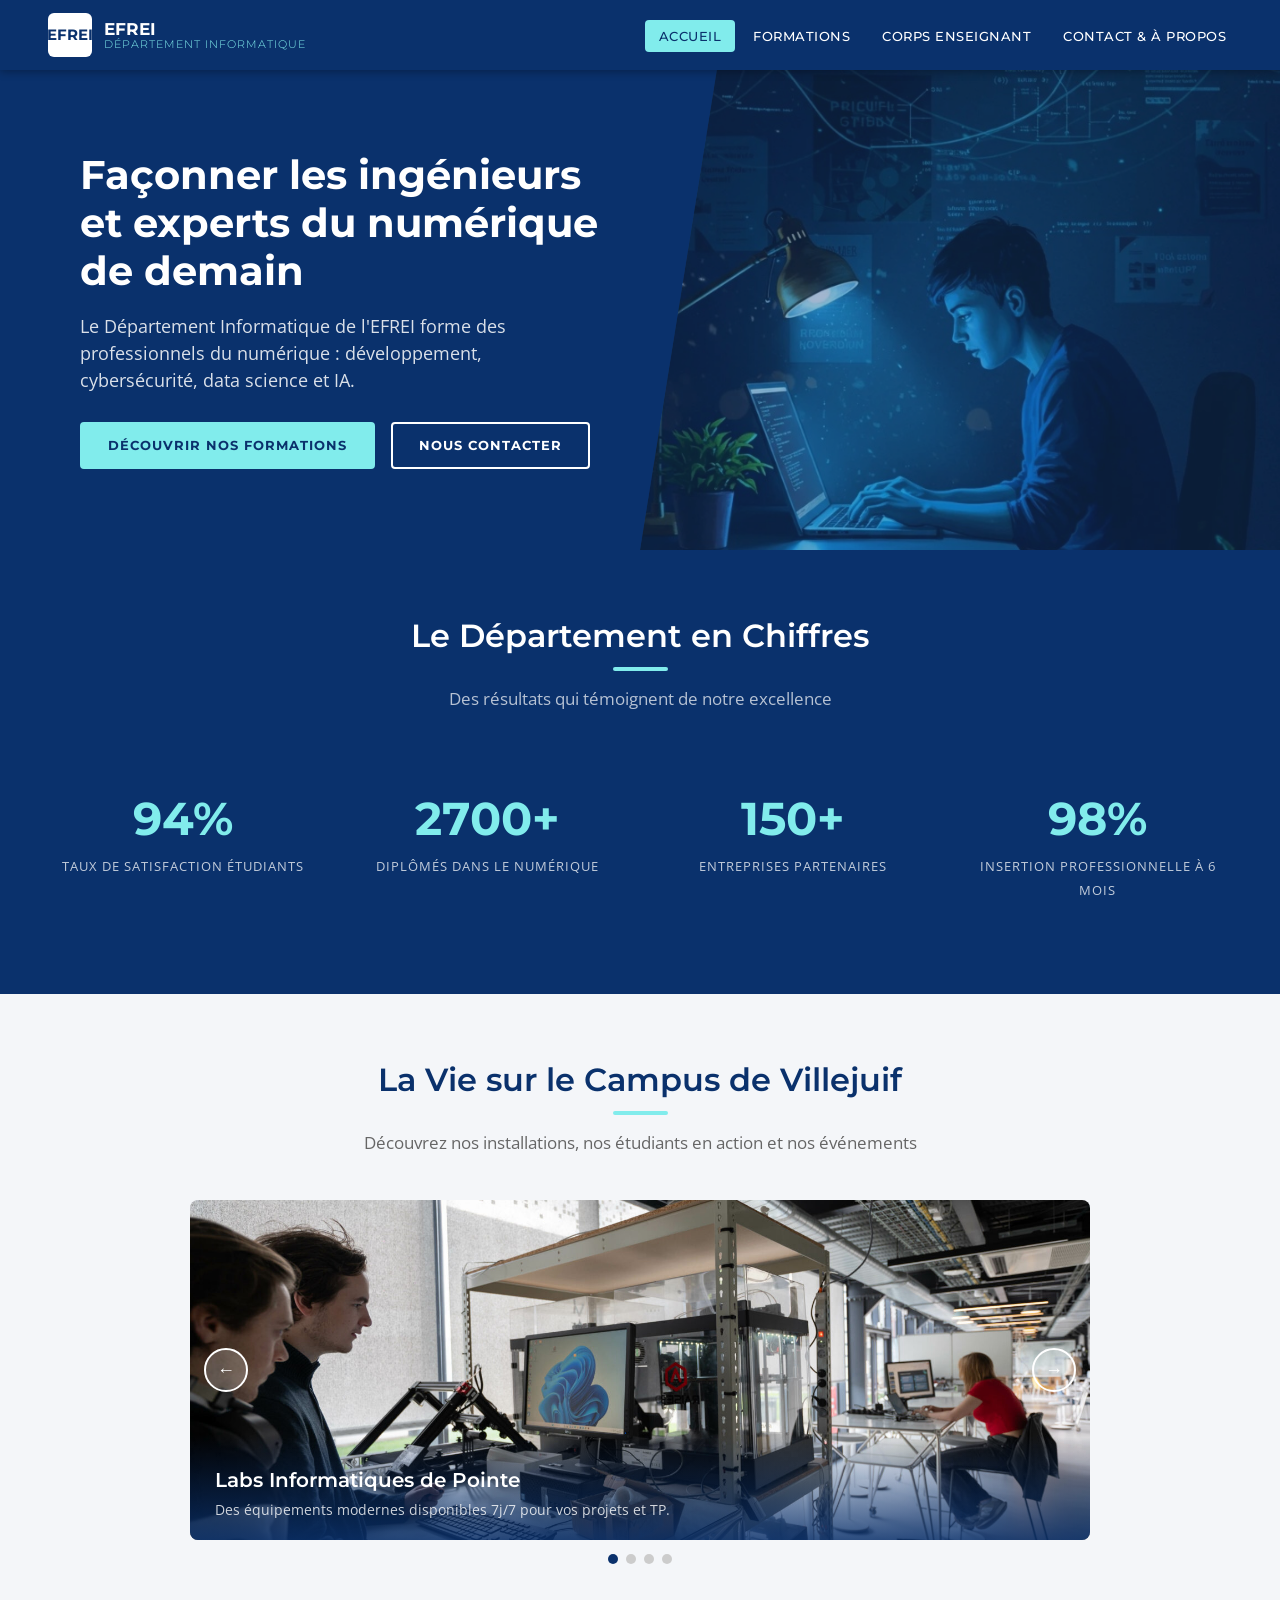
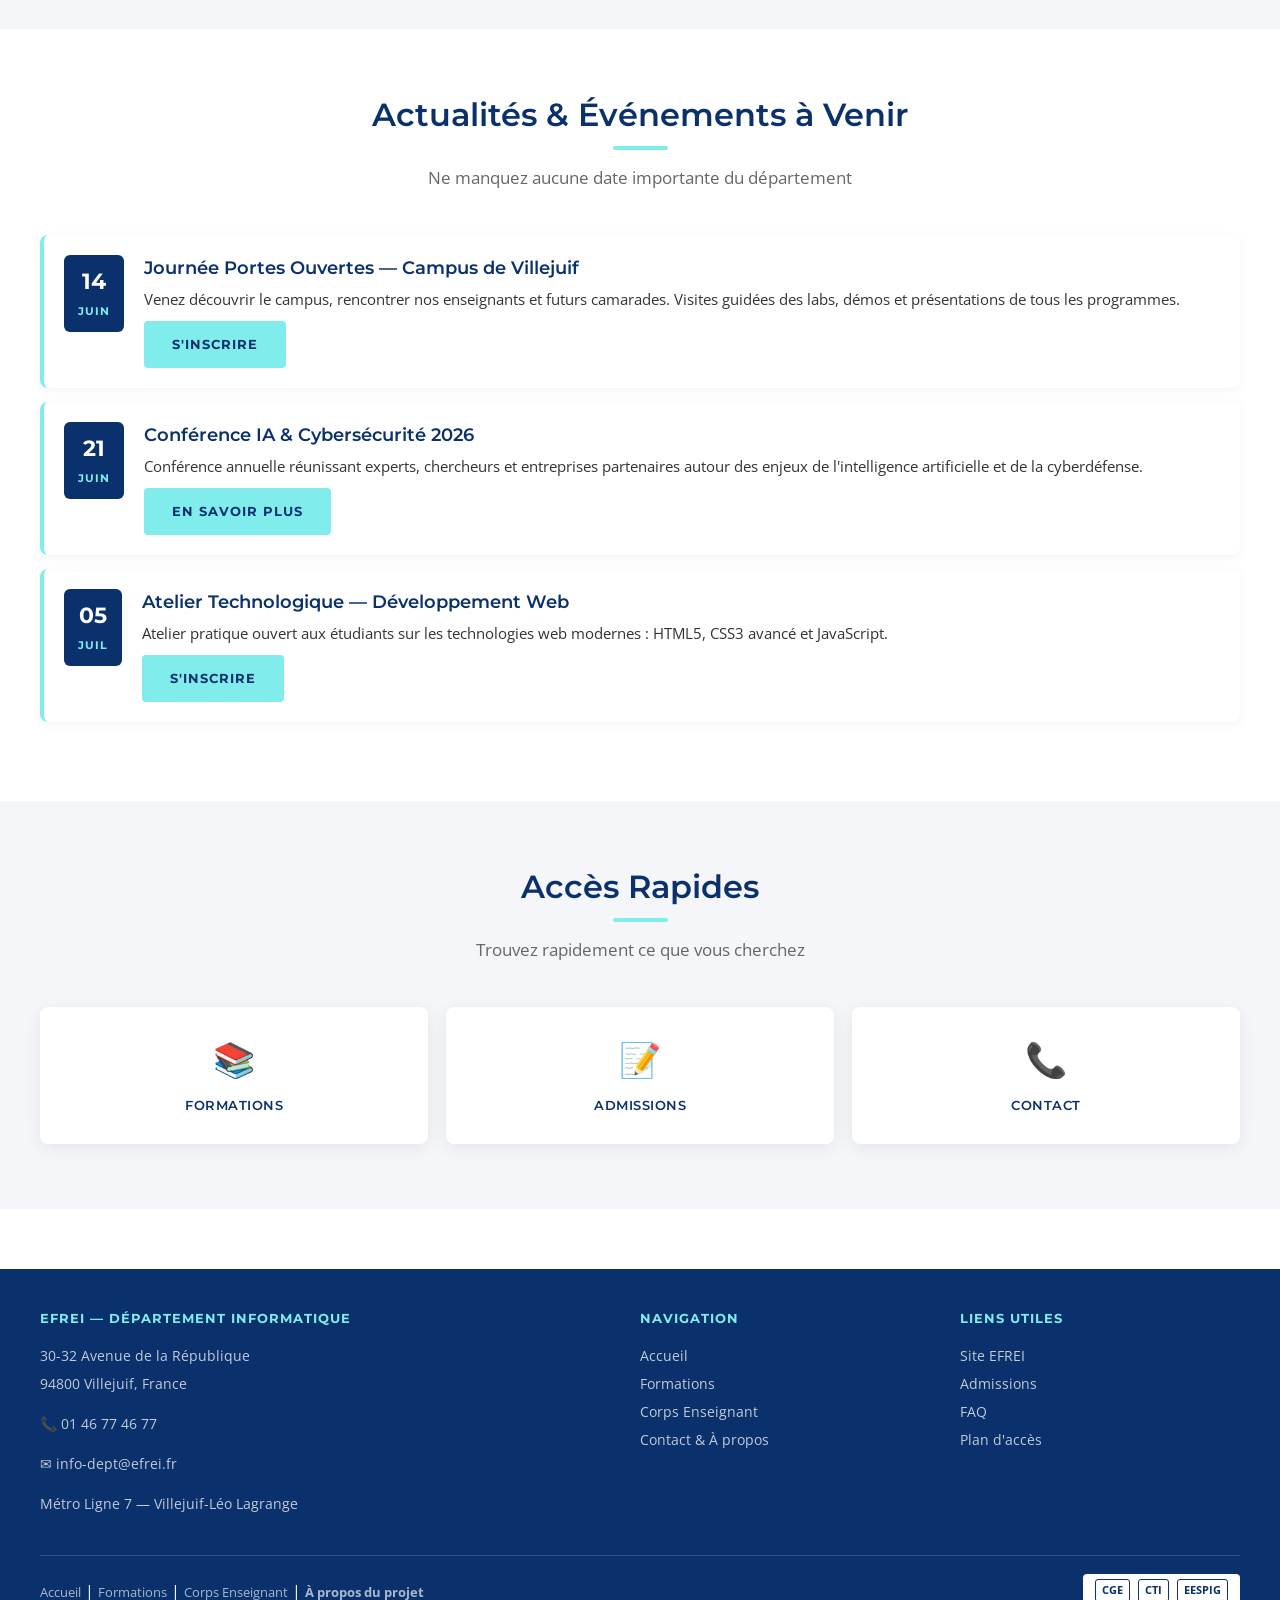
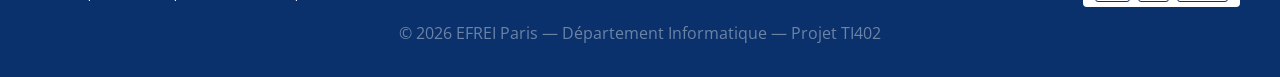
<file: index.html>
<!DOCTYPE html>
<html lang="fr">
<head>
    <meta charset="UTF-8">
    <meta name="viewport" content="width=device-width, initial-scale=1.0">
    <title>Département Informatique — EFREI Paris</title>
    <link rel="stylesheet" href="style.css">
</head>
<body>

<!-- ================================================
     EN-TÊTE
    Le header est présent sur toutes les pages du site.
      Il contient le logo EFREI à gauche, et la navigation
      avec les 4 pages. Sur mobile, la nav disparaît et
      un bouton burger apparaît à sa place.
     ================================================ -->
<header>
    <div class="header-inner">

        <!-- Logo : texte "EFREI" + sous-titre "Département Informatique" -->
        <a href="index.html" class="logo">
            <div class="logo-icone">EFREI</div>
            <div class="logo-texte">
                EFREI
                <small>Département Informatique</small>
            </div>
        </a>

        <!-- Navigation principale : 4 liens vers les pages du site -->
        <!-- La classe "active" sur le lien courant est ajoutée en HTML
             et aussi automatiquement par marquerLienActif() dans script.js -->
        <nav>
            <ul>
                <li><a href="index.html" class="active">Accueil</a></li>
                <li><a href="formations.html">Formations</a></li>
                <li><a href="equipe.html">Corps Enseignant</a></li>
                <li><a href="apropos.html">Contact &amp; À propos</a></li>
            </ul>
        </nav>
    </div>
</header>


<!-- ================================================
     HERO BANNER
     C'est la grande bannière d'accueil. On a une photo
      à droite un étudiant qui code et le texte de
      présentation du département à gauche avec deux
      boutons d'action.
     ================================================ -->
<section class="hero">

    <!-- Photo placée à droite grâce au CSS (position absolute + clip oblique) -->
    <div class="hero-photo">
        <img src="images/hero.jpg" alt="Etudiant en train de coder">
    </div>

    <!-- Texte + boutons placés à gauche -->
    <div class="hero-contenu">
        <div class="hero-texte">
            <h1>Façonner les ingénieurs et experts du numérique de demain</h1>
            <p>
                Le Département Informatique de l'EFREI forme des professionnels
                du numérique : développement, cybersécurité, data science et IA.
            </p>
            <!-- Deux boutons : couleurs différentes selon la charte EFREI -->
            <a href="formations.html" class="btn btn-cyan">Découvrir nos formations</a>
            <a href="apropos.html"    class="btn btn-blanc">Nous contacter</a>
        </div>
    </div>

</section>


<!-- ================================================
     CHIFFRES CLÉS
    Ces 4 chiffres s'animent au chargement de la page :
      ils partent de 0 et montent jusqu'à leur valeur finale.
      On utilise data-cible pour stocker le nombre cible
      et data-suffixe pour le symbole (% ou +).
      La fonction animerCompteurs() dans script.js lit ces
      attributs et utilise un setInterval toutes les 25ms
      pour incrémenter progressivement.
     ================================================ -->
<section class="section section-bleu">
    <div class="container">

        <div class="titre-section">
            <h2>Le Département en Chiffres</h2>
            <p>Des résultats qui témoignent de notre excellence</p>
        </div>

        <div class="stats">
            <!-- data-cible = valeur finale | data-suffixe = symbole affiché après -->
            <div class="stat-item">
                <span class="stat-nombre" data-cible="94" data-suffixe="%">0%</span>
                <span class="stat-label">Taux de satisfaction étudiants</span>
            </div>
            <div class="stat-item">
                <span class="stat-nombre" data-cible="3200" data-suffixe="+">0+</span>
                <span class="stat-label">Diplômés dans le numérique</span>
            </div>
            <div class="stat-item">
                <span class="stat-nombre" data-cible="150" data-suffixe="+">0+</span>
                <span class="stat-label">Entreprises partenaires</span>
            </div>
            <div class="stat-item">
                <span class="stat-nombre" data-cible="98" data-suffixe="%">0%</span>
                <span class="stat-label">Insertion professionnelle à 6 mois</span>
            </div>
        </div>

    </div>
</section>


<!-- ================================================
     CARROUSEL ← ÉLÉMENT OBLIGATOIRE
    C'est le carrousel — un des éléments obligatoires
      du projet. On a 4 slides avec des photos du campus.
      La navigation se fait avec les flèches gauche/droite,
      les points en bas, et il défile aussi automatiquement
      toutes les 4 secondes.
      Toutes les slides sont côte à côte
      et onn déplace ces images avec un translateX en CSS.
      Par exemple pour aller au slide 3 on fait translateX(-200%).
      Tout ça est géré par initCarrousel() dans script.js.
     ================================================ -->
<section class="section section-gris">
    <div class="container">

        <div class="titre-section">
            <h2>La Vie sur le Campus de Villejuif</h2>
            <p>Découvrez nos installations, nos étudiants en action et nos événements</p>
        </div>

        <div class="carrousel">

            <!-- La piste contient toutes les slides alignées horizontalement.
                 On la déplace avec style.transform = 'translateX(-N * 100%)' -->
            <div class="carrousel-piste">

                <div class="carrousel-slide">
                    <img src="images/lab.jpg" alt="Labs informatiques du campus">
                    <div class="carrousel-legende">
                        <h3>Labs Informatiques de Pointe</h3>
                        <p>Des équipements modernes disponibles 7j/7 pour vos projets et TP.</p>
                    </div>
                </div>

                <div class="carrousel-slide">
                    <img src="images/student.jpg" alt="Étudiants en plein projet">
                    <div class="carrousel-legende">
                        <h3>Étudiants en Pleine Action</h3>
                        <p>Travail en équipe, projets collaboratifs et hackathons tout au long de l'année.</p>
                    </div>
                </div>

                <div class="carrousel-slide">
                    <img src="images/ctf.png" alt="Cybersécurité et CTF">
                    <div class="carrousel-legende">
                        <h3>Cybersécurité &amp; Compétitions CTF</h3>
                        <p>Participez à des challenges de sécurité dans notre lab dédié.</p>
                    </div>
                </div>

                <div class="carrousel-slide">
                    <img src="images/conference.jpg" alt="Événements et conférences">
                    <div class="carrousel-legende">
                        <h3>Événements &amp; Conférences</h3>
                        <p>Journées Portes Ouvertes, conférences d'experts et ateliers technologiques.</p>
                    </div>
                </div>

            </div>

            <!-- Flèches de navigation gauche/droite -->
            <button class="carr-btn carr-prev" aria-label="Précédent">&#8592;</button>
            <button class="carr-btn carr-next" aria-label="Suivant">&#8594;</button>
        </div>

        <!-- Points cliquables en bas du carrousel.
             La classe "actif" se déplace sur le point correspondant au slide courant -->
        <div class="carrousel-points">
            <button class="point actif" aria-label="Slide 1"></button>
            <button class="point"       aria-label="Slide 2"></button>
            <button class="point"       aria-label="Slide 3"></button>
            <button class="point"       aria-label="Slide 4"></button>
        </div>

    </div>
</section>


<!-- ================================================
     ÉVÉNEMENTS À VENIR
     Une section avec 3 événements à venir du département.
      Chaque événement affiche la date bien visible à gauche
      et le titre + description à droite avec un bouton d'action.
     ================================================ -->
<section class="section">
    <div class="container">

        <div class="titre-section">
            <h2>Actualités &amp; Événements à Venir</h2>
            <p>Ne manquez aucune date importante du département</p>
        </div>

        <!-- Structure de chaque événement : date à gauche + infos à droite -->
        <div class="evenement">
            <div class="evt-date">
                <span class="jour">14</span>
                <span class="mois">Juin</span>
            </div>
            <div class="evt-info">
                <h3>Journée Portes Ouvertes — Campus de Villejuif</h3>
                <p>
                    Venez découvrir le campus, rencontrer nos enseignants et futurs camarades.
                    Visites guidées des labs, démos et présentations de tous les programmes.
                </p>
                <a href="apropos.html" class="btn btn-cyan">S'inscrire</a>
            </div>
        </div>

        <div class="evenement">
            <div class="evt-date">
                <span class="jour">21</span>
                <span class="mois">Juin</span>
            </div>
            <div class="evt-info">
                <h3>Conférence IA &amp; Cybersécurité 2026</h3>
                <p>
                    Conférence annuelle réunissant experts, chercheurs et entreprises partenaires
                    autour des enjeux de l'intelligence artificielle et de la cyberdéfense.
                </p>
                <a href="apropos.html" class="btn btn-cyan">En savoir plus</a>
            </div>
        </div>

        <div class="evenement">
            <div class="evt-date">
                <span class="jour">05</span>
                <span class="mois">Juil</span>
            </div>
            <div class="evt-info">
                <h3>Atelier Technologique — Développement Web</h3>
                <p>
                    Atelier pratique ouvert aux étudiants sur les technologies web modernes :
                    HTML5, CSS3 avancé et JavaScript.
                </p>
                <a href="apropos.html" class="btn btn-cyan">S'inscrire</a>
            </div>
        </div>

    </div>
</section>


<!-- ================================================
     ACCÈS RAPIDES
    3 boutons de raccourci vers les sections les plus
      importantes du site : Formations, Admissions, Contact.
      C'est pour aider l'utilisateur à naviguer rapidement
      sans avoir à chercher dans le menu.
     ================================================ -->
<section class="section section-gris">
    <div class="container">

        <div class="titre-section">
            <h2>Accès Rapides</h2>
            <p>Trouvez rapidement ce que vous cherchez</p>
        </div>

        <div class="acces-rapides">
            <a href="formations.html" class="acces-btn">
                <span class="icone">📚</span>
                Formations
            </a>
            <!-- Lien vers une ancre précise dans apropos.html -->
            <a href="apropos.html#admissions" class="acces-btn">
                <span class="icone">📝</span>
                Admissions
            </a>
            <a href="apropos.html" class="acces-btn">
                <span class="icone">📞</span>
                Contact
            </a>
        </div>

    </div>
</section>


<!-- ================================================
     PIED DE PAGE
    Le footer est aussi commun à toutes les pages.
      Il a 3 colonnes : les coordonnées du département,
      les liens de navigation, et des liens utiles.
      En bas on a la barre de navigation obligatoire avec
      le lien vers la page À propos, et les logos
      d'accréditation CTI, CGE et EESPIG.
     ================================================ -->
<footer>
    <div class="footer-grille">

        <div class="footer-col">
            <h4>EFREI — Département Informatique</h4>
            <p>30-32 Avenue de la République<br>94800 Villejuif, France</p>
            <p>📞 01 46 77 46 77</p>
            <p>✉ info-dept@efrei.fr</p>
            <p>Métro Ligne 7 — Villejuif-Léo Lagrange</p>
        </div>

        <div class="footer-col">
            <h4>Navigation</h4>
            <a href="index.html">Accueil</a>
            <a href="formations.html">Formations</a>
            <a href="equipe.html">Corps Enseignant</a>
            <a href="apropos.html">Contact &amp; À propos</a>
        </div>

        <div class="footer-col">
            <h4>Liens utiles</h4>
            <a href="https://www.efrei.fr" target="_blank">Site EFREI</a>
            <a href="apropos.html#admissions">Admissions</a>
            <a href="apropos.html#faq">FAQ</a>
            <a href="apropos.html#plan">Plan d'accès</a>
        </div>

    </div>

    <!-- Barre de navigation du footer — obligatoire selon l'énoncé.
         Doit contenir un lien vers la page "À propos du projet" -->
    <div class="footer-nav">
        <div>
            <a href="index.html">Accueil</a> |
            <a href="formations.html">Formations</a> |
            <a href="equipe.html">Corps Enseignant</a> |
            <a href="apropos.html"><strong>À propos du projet</strong></a>
        </div>
        <!-- Logos accréditations : CTI (accréditation ingénieur),
             CGE (Conférence des Grandes Écoles), EESPIG (statut privé d'intérêt général) -->
        <div class="accreditations">
            <span>CGE</span>
            <span>CTI</span>
            <span>EESPIG</span>
        </div>
    </div>

    <div class="footer-bas">
        <p>&copy; 2026 EFREI Paris — Département Informatique — Projet TI402</p>
    </div>
</footer>

<script src="script.js"></script>
</body>
</html>
</file>
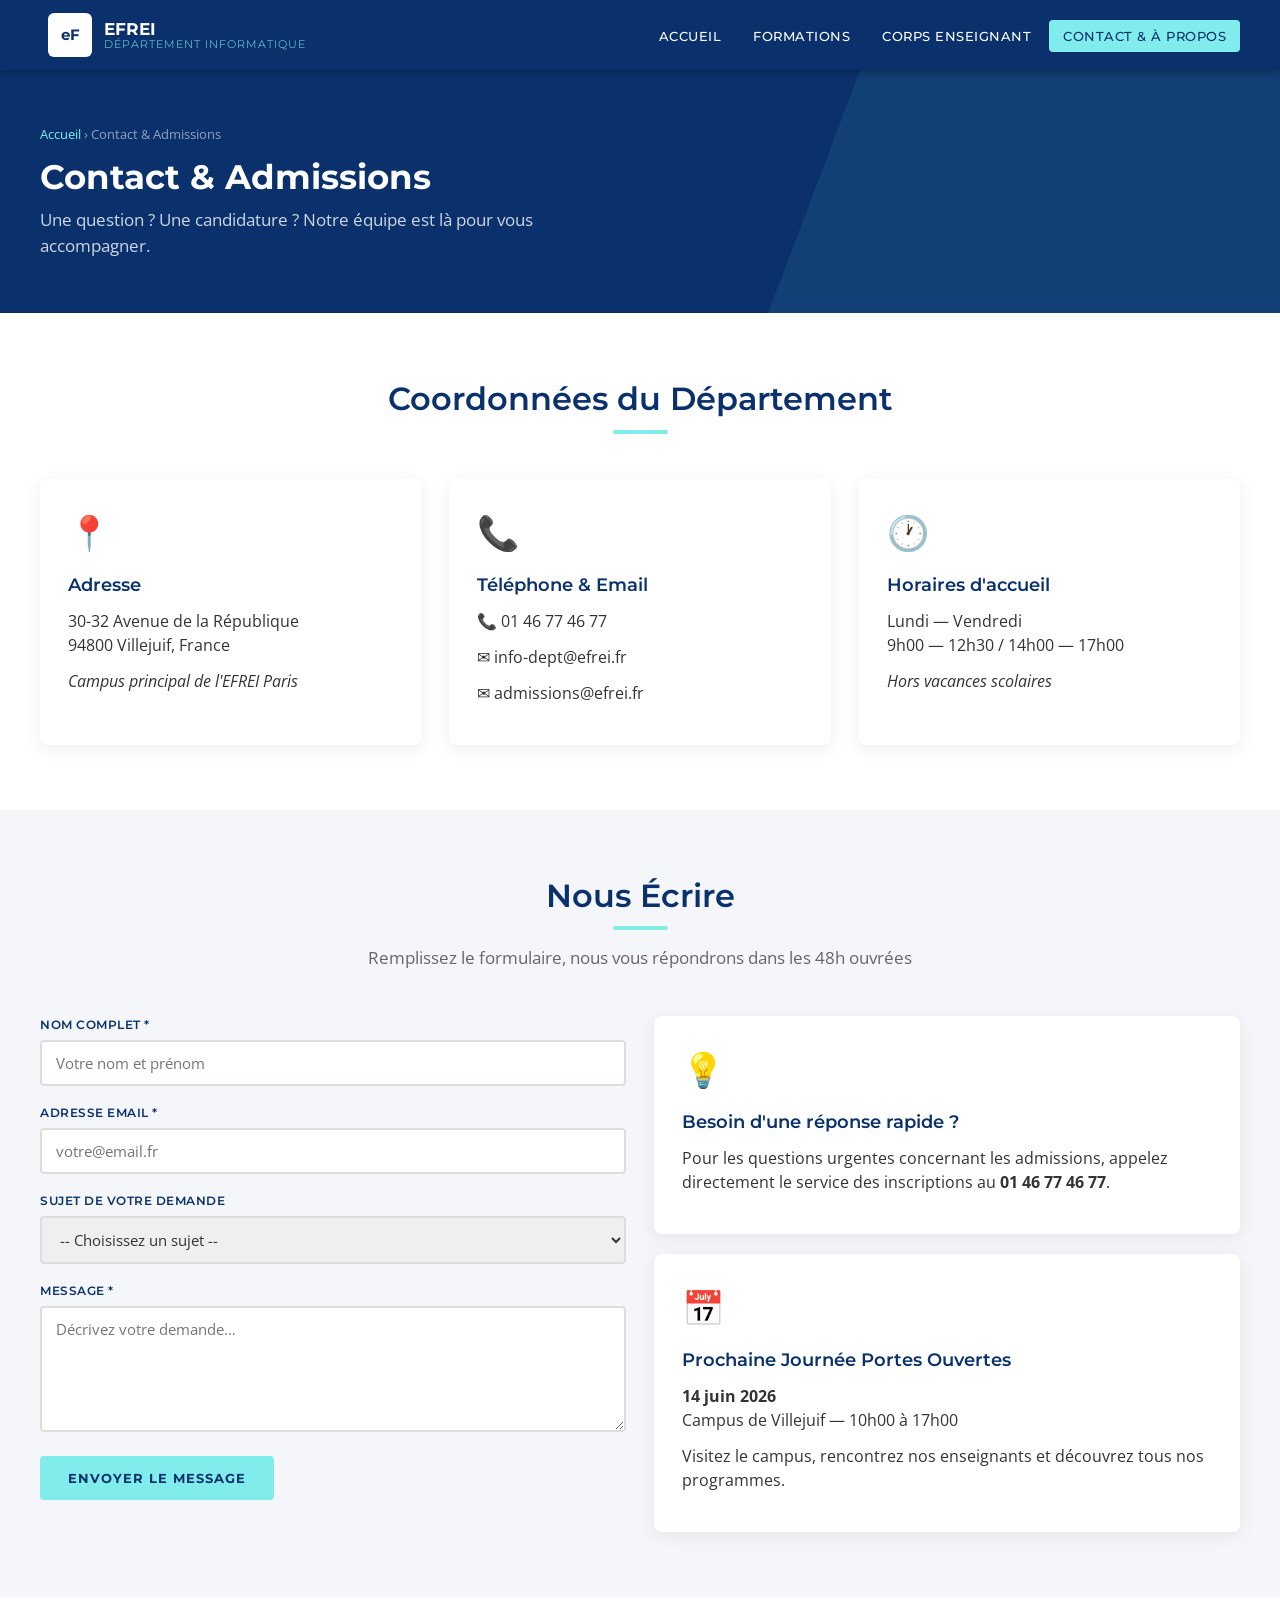
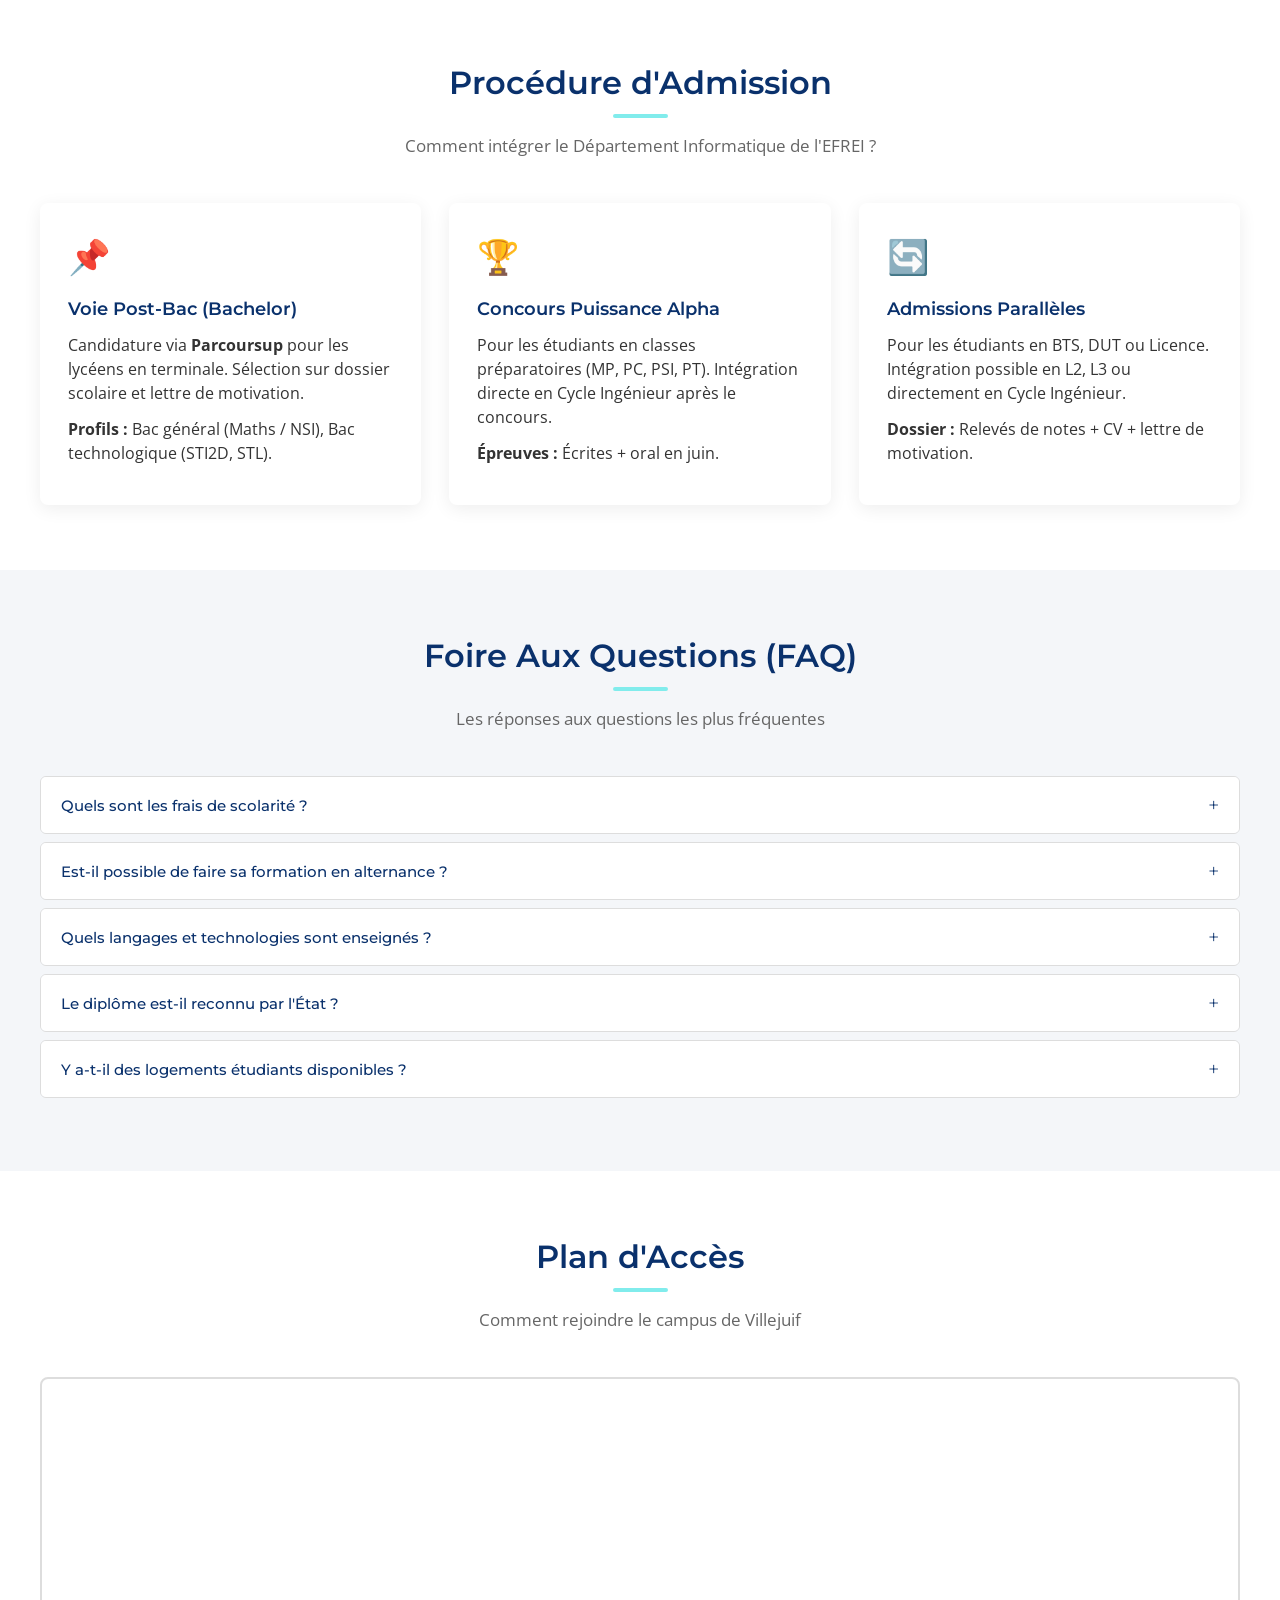
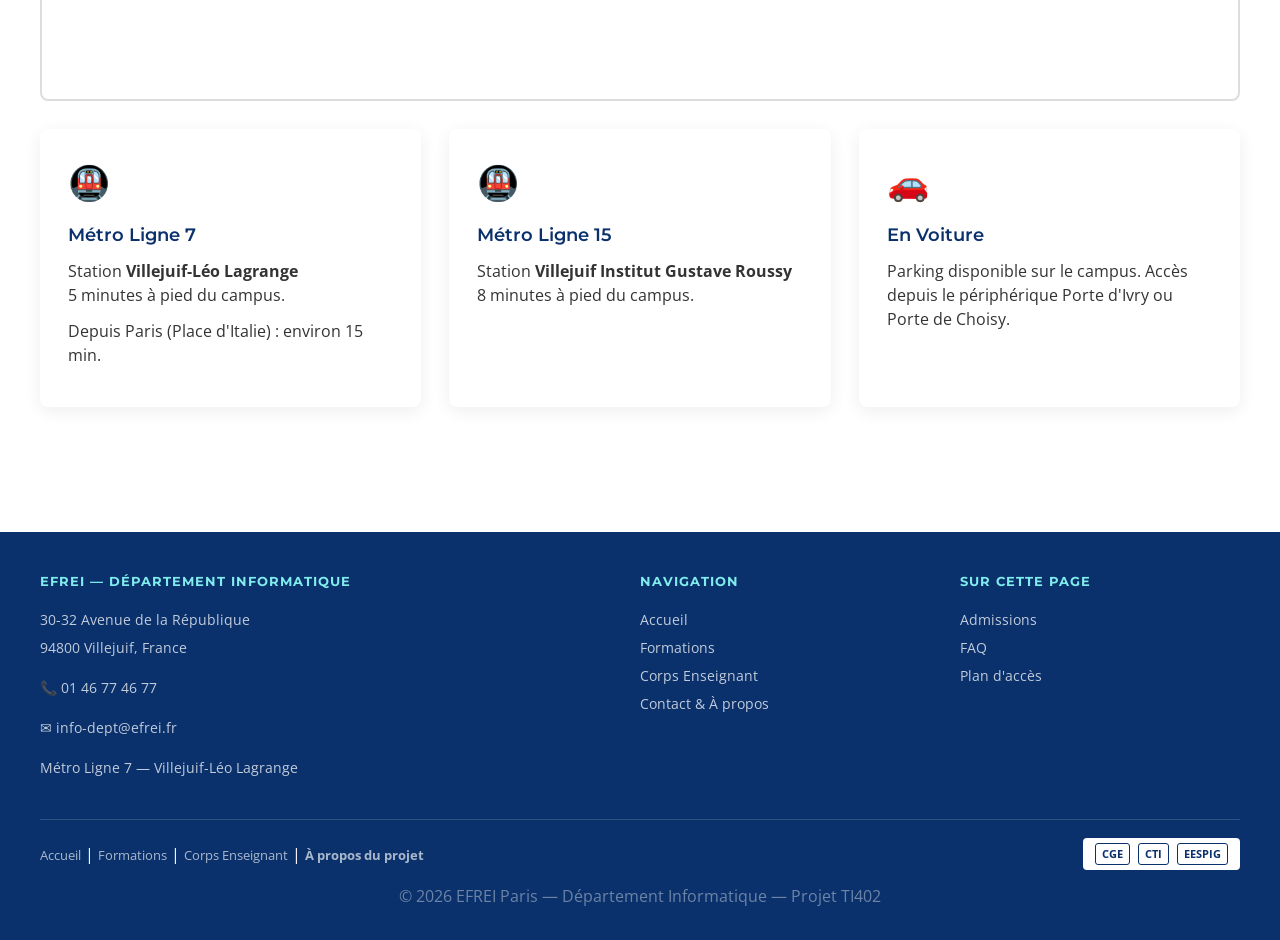
<file: apropos.html>
<!DOCTYPE html>
<html lang="fr">
<head>
    <meta charset="UTF-8">
    <meta name="viewport" content="width=device-width, initial-scale=1.0">
    <title>Contact &amp; À propos — Département Informatique EFREI</title>
    <link rel="stylesheet" href="style.css">
</head>
<body>

<!-- ================================================
     EN-TÊTE (obligatoire)
     ================================================ -->
<header>
    <div class="header-inner">
        <a href="index.html" class="logo">
            <div class="logo-icone">eF</div>
            <div class="logo-texte">
                EFREI
                <small>Département Informatique</small>
            </div>
        </a>
        <nav>
            <ul>
                <li><a href="index.html">Accueil</a></li>
                <li><a href="formations.html">Formations</a></li>
                <li><a href="equipe.html">Corps Enseignant</a></li>
                <li><a href="apropos.html" class="active">Contact &amp; À propos</a></li>
            </ul>
        </nav>
        <button class="burger" aria-label="Ouvrir le menu">
            <span></span><span></span><span></span>
        </button>
    </div>
</header>


<!-- ================================================
     HERO PAGE
     ================================================ -->
<section class="page-hero">
    <div class="container">
        <div class="breadcrumb">
            <a href="index.html">Accueil</a> &rsaquo; Contact &amp; Admissions
        </div>
        <h1>Contact &amp; Admissions</h1>
        <p>Une question ? Une candidature ? Notre équipe est là pour vous accompagner.</p>
    </div>
</section>


<!-- ================================================
     COORDONNÉES DU DÉPARTEMENT
     ================================================ -->
<section class="section">
    <div class="container">

        <div class="titre-section">
            <h2>Coordonnées du Département</h2>
        </div>

        <div class="grille-3">

            <div class="carte">
                <div class="carte-icone">📍</div>
                <h3>Adresse</h3>
                <p>
                    30-32 Avenue de la République<br>
                    94800 Villejuif, France
                </p>
                <p><em>Campus principal de l'EFREI Paris</em></p>
            </div>

            <div class="carte">
                <div class="carte-icone">📞</div>
                <h3>Téléphone &amp; Email</h3>
                <p>📞 01 46 77 46 77</p>
                <p>✉ info-dept@efrei.fr</p>
                <p>✉ admissions@efrei.fr</p>
            </div>

            <div class="carte">
                <div class="carte-icone">🕐</div>
                <h3>Horaires d'accueil</h3>
                <p>Lundi — Vendredi<br>9h00 — 12h30 / 14h00 — 17h00</p>
                <p><em>Hors vacances scolaires</em></p>
            </div>

        </div>
    </div>
</section>


<!-- ================================================
     FORMULAIRE DE CONTACT (obligatoire)
     ================================================ -->
<section class="section section-gris">
    <div class="container">

        <div class="titre-section">
            <h2>Nous Écrire</h2>
            <p>Remplissez le formulaire, nous vous répondrons dans les 48h ouvrées</p>
        </div>

        <div class="grille-2">

            <!-- Formulaire -->
            <div>
                <form id="formulaire-contact" novalidate>

                    <div class="form-groupe">
                        <label for="nom">Nom complet *</label>
                        <input type="text" id="nom" name="nom" placeholder="Votre nom et prénom">
                        <span class="msg-erreur"></span>
                    </div>

                    <div class="form-groupe">
                        <label for="email">Adresse email *</label>
                        <input type="email" id="email" name="email" placeholder="votre@email.fr">
                        <span class="msg-erreur"></span>
                    </div>

                    <div class="form-groupe">
                        <label for="sujet">Sujet de votre demande</label>
                        <select id="sujet" name="sujet">
                            <option value="">-- Choisissez un sujet --</option>
                            <option value="admissions">Renseignements sur les admissions</option>
                            <option value="formations">Informations sur les formations</option>
                            <option value="stage">Offre de stage ou alternance</option>
                            <option value="autre">Autre</option>
                        </select>
                    </div>

                    <div class="form-groupe">
                        <label for="message">Message *</label>
                        <textarea id="message" name="message" rows="5"
                            placeholder="Décrivez votre demande…"></textarea>
                        <span class="msg-erreur"></span>
                    </div>

                    <button type="submit" class="btn btn-cyan">Envoyer le message</button>

                    <!-- Message affiché après envoi réussi (JavaScript) -->
                    <div class="msg-succes">
                        ✅ Votre message a bien été envoyé ! Nous vous répondrons dans les 48h.
                    </div>

                </form>
            </div>

            <!-- Infos supplémentaires -->
            <div>
                <div class="carte" style="margin-bottom: 20px;">
                    <div class="carte-icone">💡</div>
                    <h3>Besoin d'une réponse rapide ?</h3>
                    <p>
                        Pour les questions urgentes concernant les admissions,
                        appelez directement le service des inscriptions au
                        <strong>01 46 77 46 77</strong>.
                    </p>
                </div>
                <div class="carte">
                    <div class="carte-icone">📅</div>
                    <h3>Prochaine Journée Portes Ouvertes</h3>
                    <p>
                        <strong>14 juin 2026</strong><br>
                        Campus de Villejuif — 10h00 à 17h00
                    </p>
                    <p>
                        Visitez le campus, rencontrez nos enseignants
                        et découvrez tous nos programmes.
                    </p>
                </div>
            </div>

        </div>
    </div>
</section>


<!-- ================================================
     PROCÉDURE D'ADMISSION
     ================================================ -->
<section class="section" id="admissions">
    <div class="container">

        <div class="titre-section">
            <h2>Procédure d'Admission</h2>
            <p>Comment intégrer le Département Informatique de l'EFREI ?</p>
        </div>

        <div class="grille-3">

            <div class="carte">
                <div class="carte-icone">📌</div>
                <h3>Voie Post-Bac (Bachelor)</h3>
                <p>
                    Candidature via <strong>Parcoursup</strong> pour les lycéens
                    en terminale. Sélection sur dossier scolaire et lettre de motivation.
                </p>
                <p>
                    <strong>Profils :</strong> Bac général (Maths / NSI),
                    Bac technologique (STI2D, STL).
                </p>
            </div>

            <div class="carte">
                <div class="carte-icone">🏆</div>
                <h3>Concours Puissance Alpha</h3>
                <p>
                    Pour les étudiants en classes préparatoires (MP, PC, PSI, PT).
                    Intégration directe en Cycle Ingénieur après le concours.
                </p>
                <p><strong>Épreuves :</strong> Écrites + oral en juin.</p>
            </div>

            <div class="carte">
                <div class="carte-icone">🔄</div>
                <h3>Admissions Parallèles</h3>
                <p>
                    Pour les étudiants en BTS, DUT ou Licence.
                    Intégration possible en L2, L3 ou directement en Cycle Ingénieur.
                </p>
                <p>
                    <strong>Dossier :</strong> Relevés de notes + CV + lettre de motivation.
                </p>
            </div>

        </div>
    </div>
</section>


<!-- ================================================
     FAQ ACCORDÉON (JavaScript)
     ================================================ -->
<section class="section section-gris" id="faq">
    <div class="container">

        <div class="titre-section">
            <h2>Foire Aux Questions (FAQ)</h2>
            <p>Les réponses aux questions les plus fréquentes</p>
        </div>

        <div class="faq-item">
            <button class="faq-question">
                Quels sont les frais de scolarité ?
                <span class="faq-icone">+</span>
            </button>
            <div class="faq-reponse">
                Environ 7 500 €/an pour les Bachelors et 9 500 €/an pour le Cycle Ingénieur.
                Des bourses et aides financières sont disponibles. En alternance, les frais
                sont souvent pris en charge par l'entreprise. Contactez le service financier
                pour plus de détails.
            </div>
        </div>

        <div class="faq-item">
            <button class="faq-question">
                Est-il possible de faire sa formation en alternance ?
                <span class="faq-icone">+</span>
            </button>
            <div class="faq-reponse">
                Oui, tous nos programmes sont accessibles en alternance (contrat d'apprentissage
                ou contrat de professionnalisation). Rythme habituel : 3 semaines en entreprise /
                1 semaine à l'école. Le département dispose d'un service dédié pour vous aider
                à trouver votre entreprise d'accueil.
            </div>
        </div>

        <div class="faq-item">
            <button class="faq-question">
                Quels langages et technologies sont enseignés ?
                <span class="faq-icone">+</span>
            </button>
            <div class="faq-reponse">
                Nos programmes couvrent Python, Java, JavaScript (HTML / CSS), C/C++, SQL,
                ainsi que des outils cloud (AWS, Azure, Docker) et data science (TensorFlow,
                Pandas, Spark). Les technologies sont régulièrement mises à jour.
            </div>
        </div>

        <div class="faq-item">
            <button class="faq-question">
                Le diplôme est-il reconnu par l'État ?
                <span class="faq-icone">+</span>
            </button>
            <div class="faq-reponse">
                Oui. L'EFREI est accrédité par la CTI (Commission des Titres d'Ingénieur).
                Le diplôme d'ingénieur est un grade master reconnu par l'État.
                Les Bachelors confèrent le grade de Licence.
            </div>
        </div>

        <div class="faq-item">
            <button class="faq-question">
                Y a-t-il des logements étudiants disponibles ?
                <span class="faq-icone">+</span>
            </button>
            <div class="faq-reponse">
                Des résidences universitaires CROUS sont disponibles à proximité du campus.
                L'EFREI dispose également d'un service logement pour accompagner
                les étudiants dans leurs recherches.
            </div>
        </div>

    </div>
</section>


<!-- ================================================
     PLAN D'ACCÈS (Métro Ligne 7 et 15)
     ================================================ -->
<section class="section" id="plan">
    <div class="container">

        <div class="titre-section">
            <h2>Plan d'Accès</h2>
            <p>Comment rejoindre le campus de Villejuif</p>
        </div>

        <!-- Carte interactive via OpenStreetMap (sans clé API) -->
        <div style="border-radius: 8px; overflow: hidden; margin-bottom: 28px; border: 2px solid #ddd;">
            <iframe
                src="https://www.openstreetmap.org/export/embed.html?bbox=2.355,48.789,2.365,48.795&amp;layer=mapnik&amp;marker=48.792,2.360"
                width="100%"
                height="320"
                style="border: none; display: block;"
                title="Carte du campus EFREI Villejuif"
                loading="lazy">
            </iframe>
        </div>

        <div class="grille-3">

            <div class="carte">
                <div class="carte-icone">🚇</div>
                <h3>Métro Ligne 7</h3>
                <p>
                    Station <strong>Villejuif-Léo Lagrange</strong><br>
                    5 minutes à pied du campus.
                </p>
                <p>Depuis Paris (Place d'Italie) : environ 15 min.</p>
            </div>

            <div class="carte">
                <div class="carte-icone">🚇</div>
                <h3>Métro Ligne 15</h3>
                <p>
                    Station <strong>Villejuif Institut Gustave Roussy</strong><br>
                    8 minutes à pied du campus.
                </p>
            </div>

            <div class="carte">
                <div class="carte-icone">🚗</div>
                <h3>En Voiture</h3>
                <p>
                    Parking disponible sur le campus.
                    Accès depuis le périphérique Porte d'Ivry
                    ou Porte de Choisy.
                </p>
            </div>

        </div>
    </div>
</section>


<!-- ================================================
     PIED DE PAGE (obligatoire — lien vers à propos)
     ================================================ -->
<footer>
    <div class="footer-grille">
        <div class="footer-col">
            <h4>EFREI — Département Informatique</h4>
            <p>30-32 Avenue de la République<br>94800 Villejuif, France</p>
            <p>📞 01 46 77 46 77</p>
            <p>✉ info-dept@efrei.fr</p>
            <p>Métro Ligne 7 — Villejuif-Léo Lagrange</p>
        </div>
        <div class="footer-col">
            <h4>Navigation</h4>
            <a href="index.html">Accueil</a>
            <a href="formations.html">Formations</a>
            <a href="equipe.html">Corps Enseignant</a>
            <a href="apropos.html">Contact &amp; À propos</a>
        </div>
        <div class="footer-col">
            <h4>Sur cette page</h4>
            <a href="#admissions">Admissions</a>
            <a href="#faq">FAQ</a>
            <a href="#plan">Plan d'accès</a>
        </div>
    </div>
    <div class="footer-nav">
        <div>
            <a href="index.html">Accueil</a> |
            <a href="formations.html">Formations</a> |
            <a href="equipe.html">Corps Enseignant</a> |
            <a href="apropos.html"><strong>À propos du projet</strong></a>
        </div>
        <div class="accreditations">
            <span>CGE</span><span>CTI</span><span>EESPIG</span>
        </div>
    </div>
    <div class="footer-bas">
        <p>&copy; 2026 EFREI Paris — Département Informatique — Projet TI402</p>
    </div>
</footer>

<div id="toast"></div>
<script src="script.js"></script>
</body>
</html>
</file>
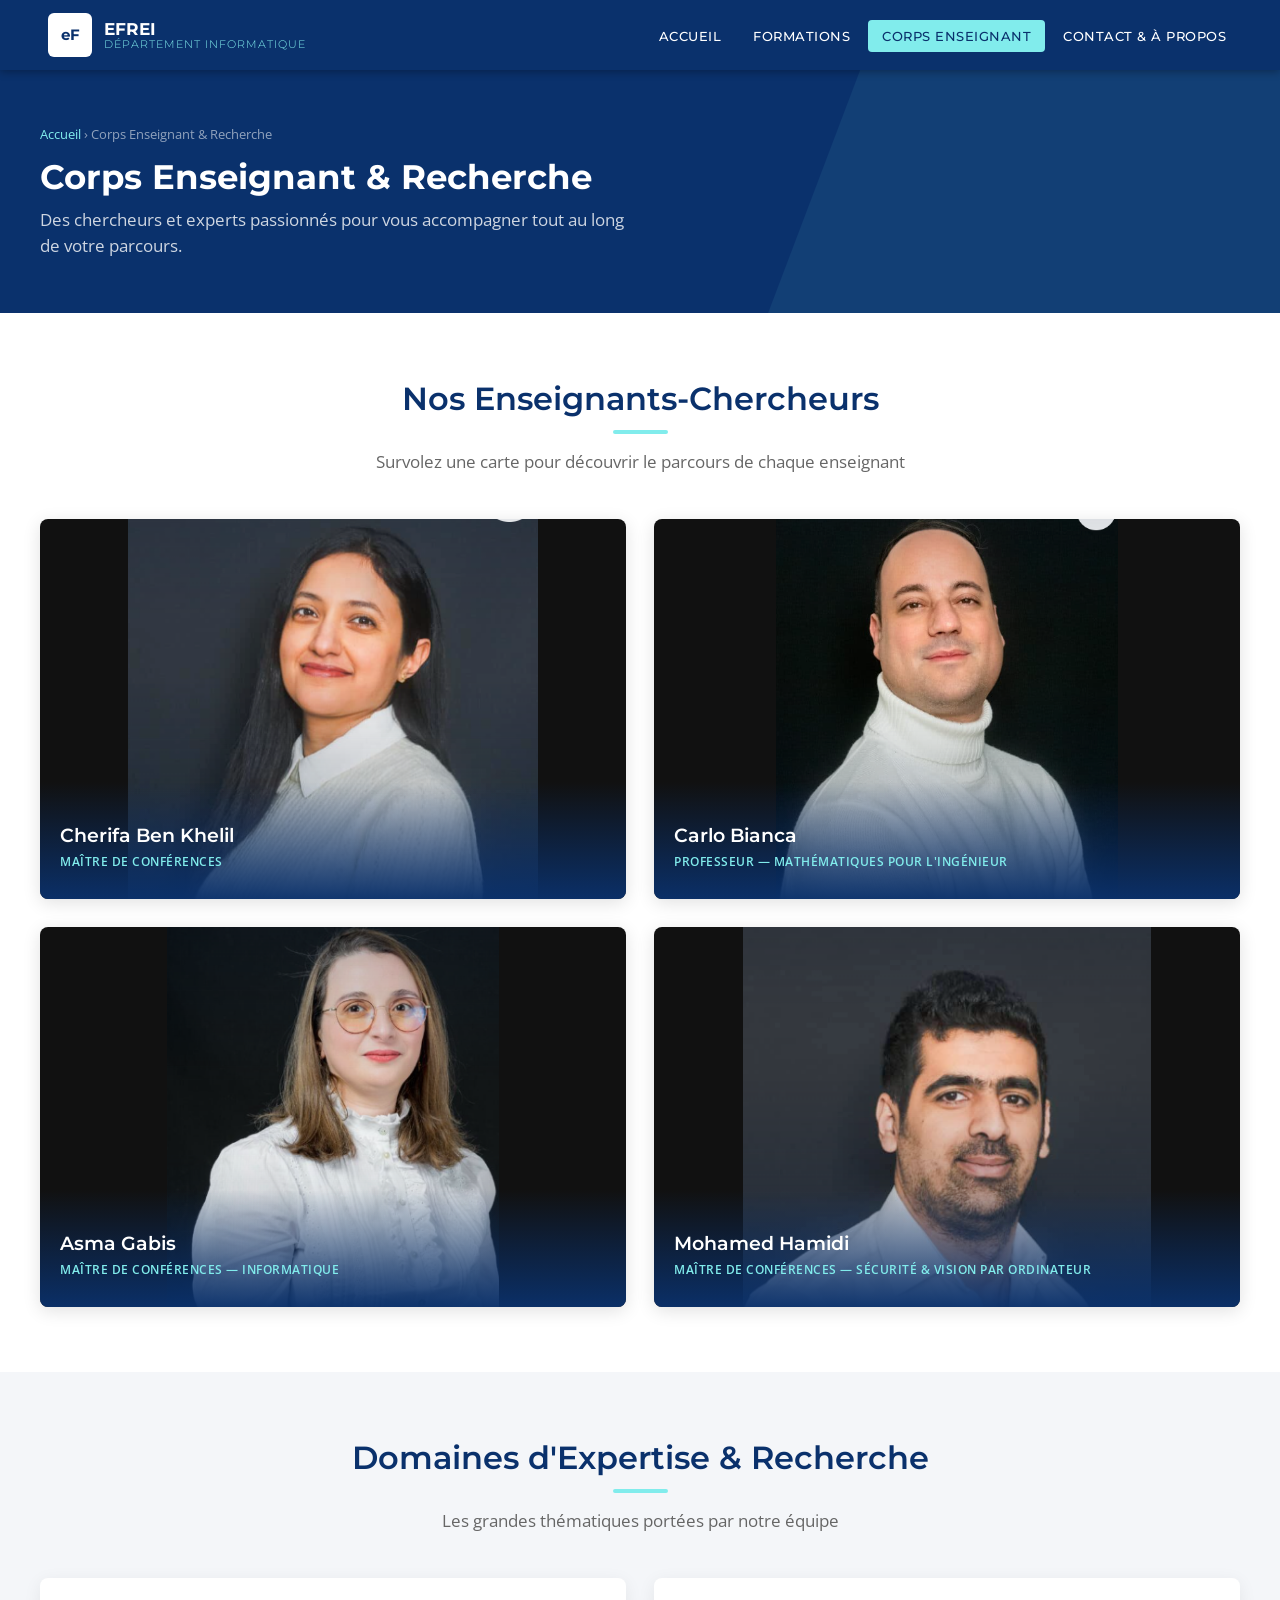
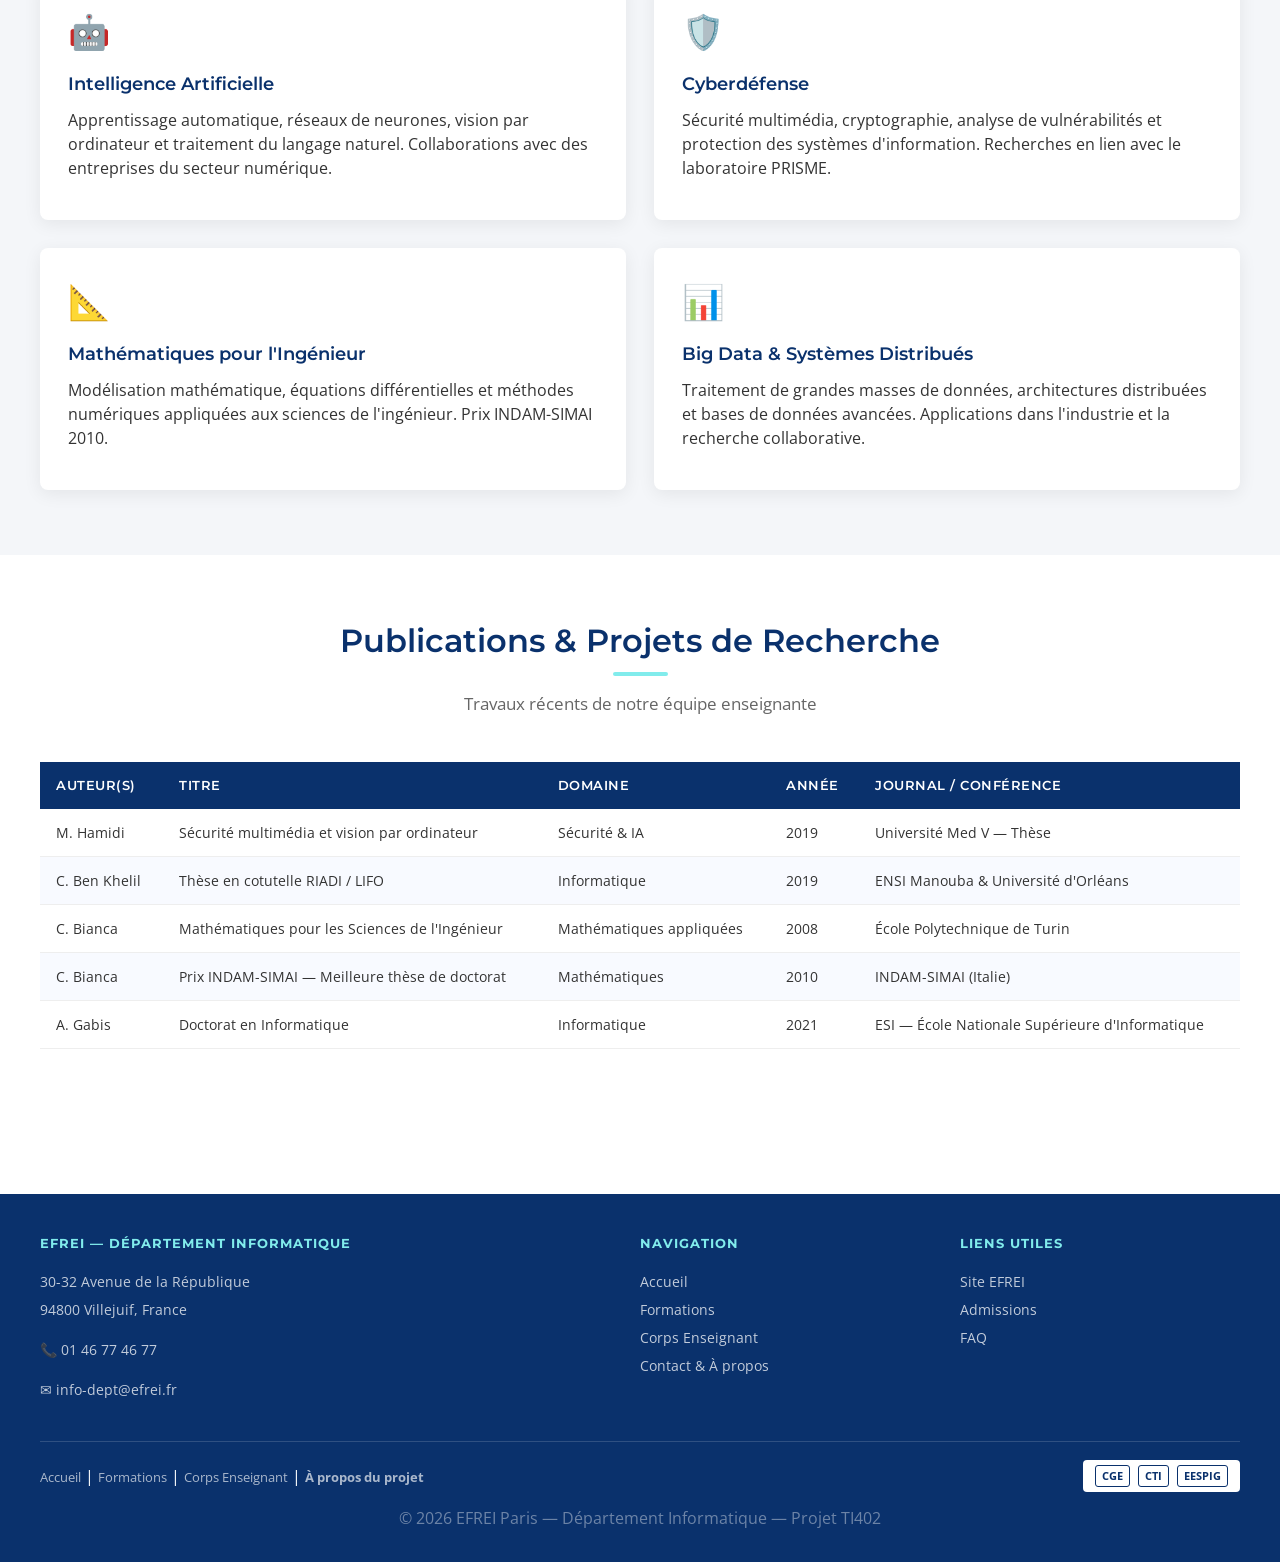
<file: equipe.html>
<!DOCTYPE html>
<html lang="fr">
<head>
    <meta charset="UTF-8">
    <meta name="viewport" content="width=device-width, initial-scale=1.0">
    <title>Corps Enseignant — Département Informatique EFREI</title>
    <link rel="stylesheet" href="style.css">

    <style>
        /* ============================================
           CSS spécifique à cette page uniquement.
           Placé ici et non dans style.css car il ne
           sert que pour les cartes enseignants.
           ============================================ */

        /* Carte prof : position relative pour pouvoir
           placer le bandeau et l'overlay en absolu dessus */
        .prof-carte {
            position: relative;
            border-radius: 8px;
            overflow: hidden;
            box-shadow: 0 4px 18px rgba(0,0,0,0.12);
            cursor: pointer;
        }

        /* object-fit: contain = image entière sans rognage */
        .prof-photo {
            width: 100%;
            height: 380px;
            object-fit: contain;
            object-position: center;
            display: block;
            background-color: #111;
            transition: transform 0.4s ease;
        }

        /* Légère mise à l'échelle au survol */
        .prof-carte:hover .prof-photo {
            transform: scale(1.03);
        }

        /* ============================================
           Effet hover CSS pur — pas de JavaScript.
           Par défaut : bandeau visible, overlay caché.
           Au survol : overlay visible, bandeau caché.
           On joue uniquement sur opacity: 0 / opacity: 1
           avec le sélecteur :hover.
           ============================================ */

        /* Bandeau nom : toujours visible en bas de la carte */
        .prof-nom-bandeau {
            position: absolute;
            bottom: 0;
            left: 0;
            right: 0;
            background: linear-gradient(transparent, rgba(10,49,108,0.95));
            padding: 40px 20px 18px;
            color: #FFFFFF;
            transition: opacity 0.3s ease;
        }

        .prof-nom-bandeau h3 {
            color: #FFFFFF;
            font-size: 19px;
            margin-bottom: 3px;
        }

        .prof-nom-bandeau .prof-titre {
            color: #81ECEC;
            font-size: 12px;
            font-weight: 600;
            text-transform: uppercase;
            letter-spacing: 0.5px;
            display: block;
        }

        /* Overlay : couvre toute la carte, opacity: 0 = invisible */
        .prof-overlay {
            position: absolute;
            inset: 0;
            background: rgba(10,49,108,0.93);
            display: flex;
            flex-direction: column;
            justify-content: center;
            align-items: center;
            padding: 30px 25px;
            text-align: center;
            opacity: 0;
            transition: opacity 0.35s ease;
        }

        /* Au survol : overlay passe à opacity: 1 = visible */
        .prof-carte:hover .prof-overlay {
            opacity: 1;
        }

        /* Au survol : bandeau passe à opacity: 0 = caché */
        .prof-carte:hover .prof-nom-bandeau {
            opacity: 0;
        }

        .prof-overlay h3 {
            color: #FFFFFF;
            font-size: 20px;
            margin-bottom: 6px;
        }

        .prof-overlay .prof-titre {
            color: #81ECEC;
            font-size: 12px;
            font-weight: 600;
            text-transform: uppercase;
            letter-spacing: 0.5px;
            display: block;
            margin-bottom: 16px;
        }

        .prof-overlay .prof-bio {
            color: rgba(255,255,255,0.88);
            font-size: 14px;
            line-height: 1.65;
            margin: 0;
        }

        /* Grille 2 colonnes pour les cartes profs */
        .grille-profs {
            display: grid;
            grid-template-columns: repeat(2, 1fr);
            gap: 28px;
        }

        @media (max-width: 768px) {
            .grille-profs { grid-template-columns: 1fr; }
            .prof-photo   { height: 300px; }
        }
    </style>
</head>
<body>

<!-- ================================================
     EN-TÊTE
     Même header que toutes les pages.
     Le lien "Corps Enseignant" a class="active"
     pour être mis en surbrillance cyan.
     ================================================ -->
<header>
    <div class="header-inner">
        <a href="index.html" class="logo">
            <div class="logo-icone">eF</div>
            <div class="logo-texte">
                EFREI
                <small>Département Informatique</small>
            </div>
        </a>
        <nav>
            <ul>
                <li><a href="index.html">Accueil</a></li>
                <li><a href="formations.html">Formations</a></li>
                <li><a href="equipe.html" class="active">Corps Enseignant</a></li>
                <li><a href="apropos.html">Contact &amp; À propos</a></li>
            </ul>
        </nav>
    </div>
</header>


<!-- ================================================
     HERO PAGE
     Bandeau titre avec fil d'Ariane :
     Accueil > Corps Enseignant & Recherche
     ================================================ -->
<section class="page-hero">
    <div class="container">
        <div class="breadcrumb">
            <a href="index.html">Accueil</a> &rsaquo; Corps Enseignant &amp; Recherche
        </div>
        <h1>Corps Enseignant &amp; Recherche</h1>
        <p>Des chercheurs et experts passionnés pour vous accompagner tout au long de votre parcours.</p>
    </div>
</section>


<!-- ================================================
     CARTES ENSEIGNANTS
     4 enseignants réels de l'EFREI avec leurs vraies
     photos et leurs vrais parcours.
     Chaque carte = photo + bandeau nom (toujours
     visible) + overlay bio (visible au survol).
     L'effet est en CSS pur, sans JavaScript.
     ================================================ -->
<section class="section">
    <div class="container">

        <div class="titre-section">
            <h2>Nos Enseignants-Chercheurs</h2>
            <p>Survolez une carte pour découvrir le parcours de chaque enseignant</p>
        </div>

        <div class="grille-profs">

            <div class="prof-carte">
                <img class="prof-photo" src="images/cherifa.png" alt="Photo de Cherifa Ben Khelil">
                <!-- Bandeau nom visible en permanence -->
                <div class="prof-nom-bandeau">
                    <h3>Cherifa Ben Khelil</h3>
                    <span class="prof-titre">Maître de Conférences</span>
                </div>
                <!-- Overlay bio visible uniquement au survol -->
                <div class="prof-overlay">
                    <h3>Cherifa Ben Khelil</h3>
                    <span class="prof-titre">Maître de Conférences</span>
                    <p class="prof-bio">
                        Cherifa a obtenu son doctorat en 2019, réalisant une thèse en cotutelle
                        entre l'École Nationale des Sciences de l'Informatique de la Manouba
                        en Tunisie (laboratoire RIADI) et l'Université d'Orléans en France
                        (Laboratoire LIFO). Elle rejoint l'Efrei en 2024.
                    </p>
                </div>
            </div>

            <div class="prof-carte">
                <img class="prof-photo" src="images/bianca.png" alt="Photo de Carlo Bianca">
                <div class="prof-nom-bandeau">
                    <h3>Carlo Bianca</h3>
                    <span class="prof-titre">Professeur — Mathématiques pour l'Ingénieur</span>
                </div>
                <div class="prof-overlay">
                    <h3>Carlo Bianca</h3>
                    <span class="prof-titre">Professeur — Mathématiques pour l'Ingénieur</span>
                    <p class="prof-bio">
                        Carlo Bianca obtient son doctorat en Mathématiques pour les Sciences
                        de l'Ingénieur à l'École Polytechnique de Turin (Italie) en 2008.
                        En 2010, il obtient le prix INDAM-SIMAI pour la meilleure thèse
                        de doctorat en Italie entre 2007 et 2009.
                    </p>
                </div>
            </div>

            <div class="prof-carte">
                <img class="prof-photo" src="images/asma.png" alt="Photo de Asma Gabis">
                <div class="prof-nom-bandeau">
                    <h3>Asma Gabis</h3>
                    <span class="prof-titre">Maître de Conférences — Informatique</span>
                </div>
                <div class="prof-overlay">
                    <h3>Asma Gabis</h3>
                    <span class="prof-titre">Maître de Conférences — Informatique</span>
                    <p class="prof-bio">
                        Asma Gabis a obtenu son diplôme d'ingénieur d'État en informatique
                        en 2006 à l'École Nationale Supérieure d'Informatique (ESI), avant
                        d'obtenir en 2010 son Magistère. En 2021 elle obtient son doctorat
                        et elle rejoint par la suite l'Efrei en 2022.
                    </p>
                </div>
            </div>

            <!-- Mohamed Hamidi = le prof qui encadre le projet TI402 -->
            <div class="prof-carte">
                <img class="prof-photo" src="images/mohamed.png" alt="Photo de Mohamed Hamidi">
                <div class="prof-nom-bandeau">
                    <h3>Mohamed Hamidi</h3>
                    <span class="prof-titre">Maître de Conférences — Sécurité &amp; Vision par Ordinateur</span>
                </div>
                <div class="prof-overlay">
                    <h3>Mohamed Hamidi</h3>
                    <span class="prof-titre">Maître de Conférences — Sécurité &amp; Vision par Ordinateur</span>
                    <p class="prof-bio">
                        Mohamed Hamidi a obtenu son doctorat en 2019 à l'Université Med V
                        de Rabat au Maroc en sécurité multimédia et vision par ordinateur.
                        Il a réalisé sa thèse en collaboration avec le Laboratoire d'Informatique
                        de Bourgogne (LIB) de l'Université de Bourgogne à Dijon, et le
                        laboratoire PRISME à l'École Polytechnique d'Orléans.
                    </p>
                </div>
            </div>

        </div>
    </div>
</section>


<!-- ================================================
     DOMAINES D'EXPERTISE
     4 cartes résumant les axes de recherche :
     IA, cyberdéfense, maths, big data.
     ================================================ -->
<section class="section section-gris">
    <div class="container">

        <div class="titre-section">
            <h2>Domaines d'Expertise &amp; Recherche</h2>
            <p>Les grandes thématiques portées par notre équipe</p>
        </div>

        <div class="grille-2">

            <div class="carte">
                <div class="carte-icone">🤖</div>
                <h3>Intelligence Artificielle</h3>
                <p>
                    Apprentissage automatique, réseaux de neurones, vision par ordinateur
                    et traitement du langage naturel. Collaborations avec des entreprises
                    du secteur numérique.
                </p>
            </div>

            <div class="carte">
                <div class="carte-icone">🛡️</div>
                <h3>Cyberdéfense</h3>
                <p>
                    Sécurité multimédia, cryptographie, analyse de vulnérabilités
                    et protection des systèmes d'information. Recherches en lien
                    avec le laboratoire PRISME.
                </p>
            </div>

            <div class="carte">
                <div class="carte-icone">📐</div>
                <h3>Mathématiques pour l'Ingénieur</h3>
                <p>
                    Modélisation mathématique, équations différentielles et méthodes
                    numériques appliquées aux sciences de l'ingénieur.
                    Prix INDAM-SIMAI 2010.
                </p>
            </div>

            <div class="carte">
                <div class="carte-icone">📊</div>
                <h3>Big Data &amp; Systèmes Distribués</h3>
                <p>
                    Traitement de grandes masses de données, architectures distribuées
                    et bases de données avancées. Applications dans l'industrie
                    et la recherche collaborative.
                </p>
            </div>

        </div>
    </div>
</section>


<!-- ================================================
     TABLEAU PUBLICATIONS — élément obligatoire.
     Liste les thèses et publications des 4 enseignants.
     5 colonnes : auteur, titre, domaine, année, journal.
     Les données sont réelles.
     ================================================ -->
<section class="section">
    <div class="container">

        <div class="titre-section">
            <h2>Publications &amp; Projets de Recherche</h2>
            <p>Travaux récents de notre équipe enseignante</p>
        </div>

        <table>
            <thead>
                <tr>
                    <th>Auteur(s)</th>
                    <th>Titre</th>
                    <th>Domaine</th>
                    <th>Année</th>
                    <th>Journal / Conférence</th>
                </tr>
            </thead>
            <tbody>
                <tr>
                    <td>M. Hamidi</td>
                    <td>Sécurité multimédia et vision par ordinateur</td>
                    <td>Sécurité &amp; IA</td>
                    <td>2019</td>
                    <td>Université Med V — Thèse</td>
                </tr>
                <tr>
                    <td>C. Ben Khelil</td>
                    <td>Thèse en cotutelle RIADI / LIFO</td>
                    <td>Informatique</td>
                    <td>2019</td>
                    <td>ENSI Manouba &amp; Université d'Orléans</td>
                </tr>
                <tr>
                    <td>C. Bianca</td>
                    <td>Mathématiques pour les Sciences de l'Ingénieur</td>
                    <td>Mathématiques appliquées</td>
                    <td>2008</td>
                    <td>École Polytechnique de Turin</td>
                </tr>
                <tr>
                    <td>C. Bianca</td>
                    <td>Prix INDAM-SIMAI — Meilleure thèse de doctorat</td>
                    <td>Mathématiques</td>
                    <td>2010</td>
                    <td>INDAM-SIMAI (Italie)</td>
                </tr>
                <tr>
                    <td>A. Gabis</td>
                    <td>Doctorat en Informatique</td>
                    <td>Informatique</td>
                    <td>2021</td>
                    <td>ESI — École Nationale Supérieure d'Informatique</td>
                </tr>
            </tbody>
        </table>

    </div>
</section>


<!-- ================================================
     PIED DE PAGE
     Barre footer contient le lien obligatoire
     vers "À propos du projet".
     ================================================ -->
<footer>
    <div class="footer-grille">
        <div class="footer-col">
            <h4>EFREI — Département Informatique</h4>
            <p>30-32 Avenue de la République<br>94800 Villejuif, France</p>
            <p>📞 01 46 77 46 77</p>
            <p>✉ info-dept@efrei.fr</p>
        </div>
        <div class="footer-col">
            <h4>Navigation</h4>
            <a href="index.html">Accueil</a>
            <a href="formations.html">Formations</a>
            <a href="equipe.html">Corps Enseignant</a>
            <a href="apropos.html">Contact &amp; À propos</a>
        </div>
        <div class="footer-col">
            <h4>Liens utiles</h4>
            <a href="https://www.efrei.fr" target="_blank">Site EFREI</a>
            <a href="apropos.html#admissions">Admissions</a>
            <a href="apropos.html#faq">FAQ</a>
        </div>
    </div>
    <!-- Barre obligatoire selon l'énoncé — lien vers À propos du projet -->
    <div class="footer-nav">
        <div>
            <a href="index.html">Accueil</a> |
            <a href="formations.html">Formations</a> |
            <a href="equipe.html">Corps Enseignant</a> |
            <a href="apropos.html"><strong>À propos du projet</strong></a>
        </div>
        <div class="accreditations">
            <span>CGE</span><span>CTI</span><span>EESPIG</span>
        </div>
    </div>
    <div class="footer-bas">
        <p>&copy; 2026 EFREI Paris — Département Informatique — Projet TI402</p>
    </div>
</footer>

<script src="script.js"></script>
</body>
</html>
</file>
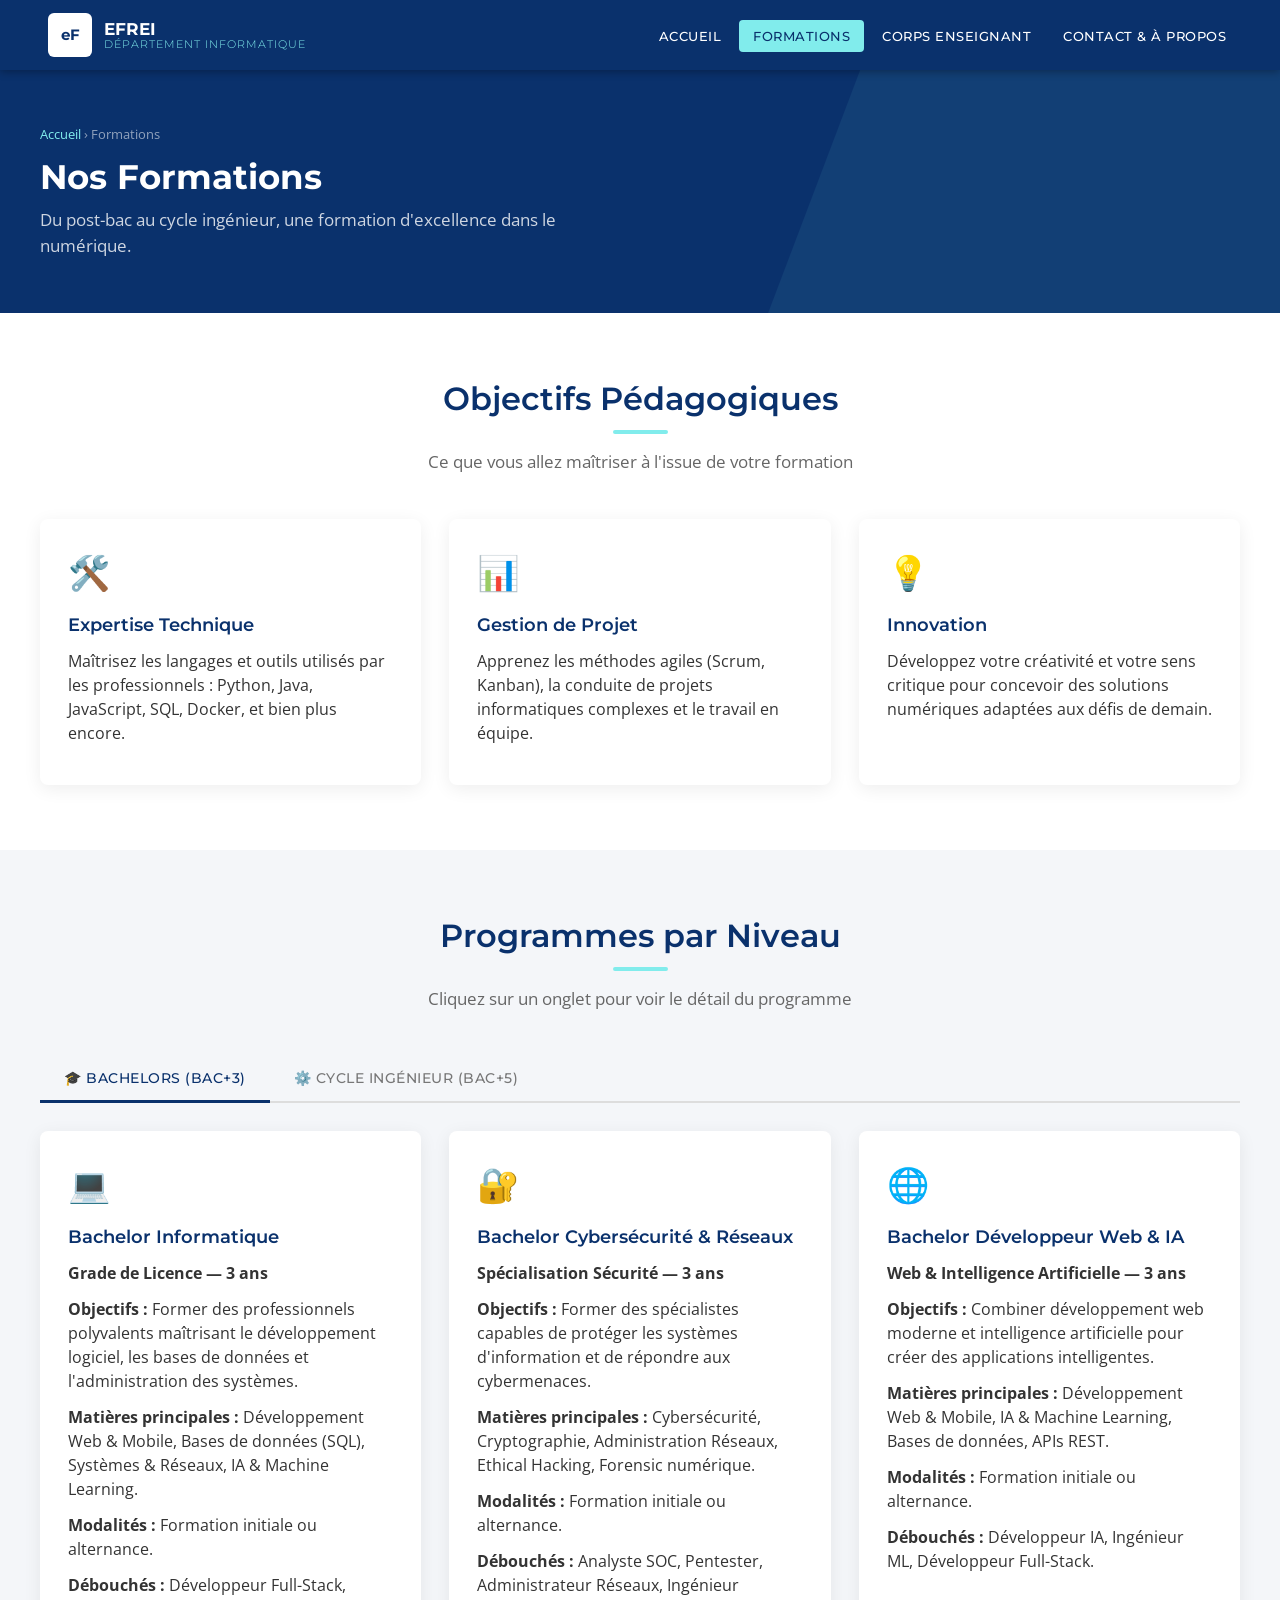
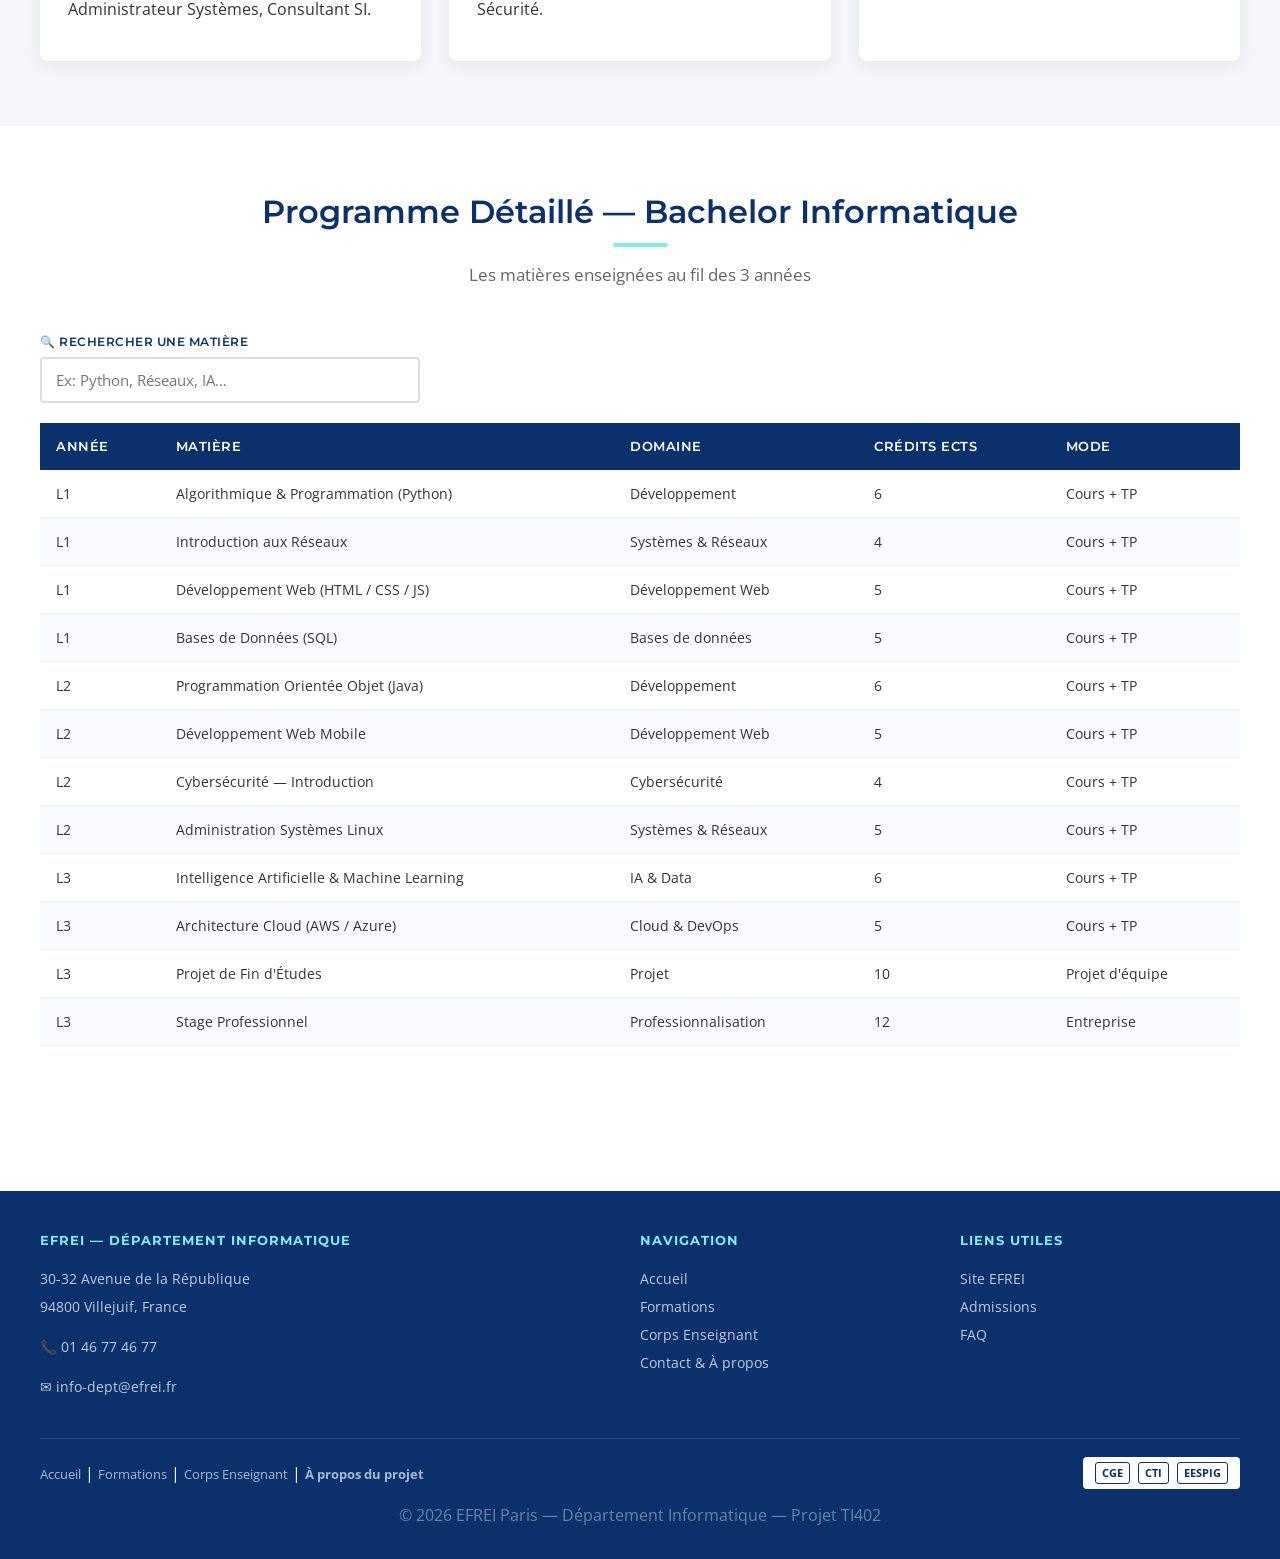
<file: formations.html>
<!DOCTYPE html>
<html lang="fr">
<head>
    <meta charset="UTF-8">
    <meta name="viewport" content="width=device-width, initial-scale=1.0">
    <title>Formations — Département Informatique EFREI</title>
    <link rel="stylesheet" href="style.css">
</head>
<body>

<!-- ================================================
     EN-TÊTE (obligatoire)
     ================================================ -->
<header>
    <div class="header-inner">
        <a href="index.html" class="logo">
            <div class="logo-icone">eF</div>
            <div class="logo-texte">
                EFREI
                <small>Département Informatique</small>
            </div>
        </a>
        <nav>
            <ul>
                <li><a href="index.html">Accueil</a></li>
                <li><a href="formations.html" class="active">Formations</a></li>
                <li><a href="equipe.html">Corps Enseignant</a></li>
                <li><a href="apropos.html">Contact &amp; À propos</a></li>
            </ul>
        </nav>
        <button class="burger" aria-label="Ouvrir le menu">
            <span></span><span></span><span></span>
        </button>
    </div>
</header>


<!-- ================================================
     HERO PAGE
     ================================================ -->
<section class="page-hero">
    <div class="container">
        <div class="breadcrumb">
            <a href="index.html">Accueil</a> &rsaquo; Formations
        </div>
        <h1>Nos Formations</h1>
        <p>Du post-bac au cycle ingénieur, une formation d'excellence dans le numérique.</p>
    </div>
</section>


<!-- ================================================
     PRÉSENTATION GÉNÉRALE DU CYCLE
     ================================================ -->
<section class="section">
    <div class="container">

        <div class="titre-section">
            <h2>Objectifs Pédagogiques</h2>
            <p>Ce que vous allez maîtriser à l'issue de votre formation</p>
        </div>

        <div class="grille-3">

            <div class="carte">
                <div class="carte-icone">🛠️</div>
                <h3>Expertise Technique</h3>
                <p>
                    Maîtrisez les langages et outils utilisés par les professionnels :
                    Python, Java, JavaScript, SQL, Docker, et bien plus encore.
                </p>
            </div>

            <div class="carte">
                <div class="carte-icone">📊</div>
                <h3>Gestion de Projet</h3>
                <p>
                    Apprenez les méthodes agiles (Scrum, Kanban), la conduite de projets
                    informatiques complexes et le travail en équipe.
                </p>
            </div>

            <div class="carte">
                <div class="carte-icone">💡</div>
                <h3>Innovation</h3>
                <p>
                    Développez votre créativité et votre sens critique pour concevoir
                    des solutions numériques adaptées aux défis de demain.
                </p>
            </div>

        </div>
    </div>
</section>


<!-- ================================================
     PROGRAMMES PAR NIVEAU (onglets JavaScript)
     ================================================ -->
<section class="section section-gris">
    <div class="container">

        <div class="titre-section">
            <h2>Programmes par Niveau</h2>
            <p>Cliquez sur un onglet pour voir le détail du programme</p>
        </div>

        <!-- Onglets de navigation -->
        <div class="onglets">
            <button class="onglet-btn actif" data-onglet="onglet-bachelor">
                🎓 Bachelors (Bac+3)
            </button>
            <button class="onglet-btn" data-onglet="onglet-ingenieur">
                ⚙️ Cycle Ingénieur (Bac+5)
            </button>
        </div>

        <!-- ---- Contenu : Bachelors ---- -->
        <div id="onglet-bachelor" class="onglet-contenu actif">

            <div class="grille-3">

                <!-- Bachelor Informatique -->
                <div class="carte">
                    <div class="carte-icone">💻</div>
                    <h3>Bachelor Informatique</h3>
                    <p><strong>Grade de Licence — 3 ans</strong></p>
                    <p>
                        <strong>Objectifs :</strong> Former des professionnels polyvalents
                        maîtrisant le développement logiciel, les bases de données et
                        l'administration des systèmes.
                    </p>
                    <p>
                        <strong>Matières principales :</strong> Développement Web &amp; Mobile,
                        Bases de données (SQL), Systèmes &amp; Réseaux, IA &amp; Machine Learning.
                    </p>
                    <p><strong>Modalités :</strong> Formation initiale ou alternance.</p>
                    <p>
                        <strong>Débouchés :</strong> Développeur Full-Stack,
                        Administrateur Systèmes, Consultant SI.
                    </p>
                </div>

                <!-- Bachelor Cybersécurité -->
                <div class="carte">
                    <div class="carte-icone">🔐</div>
                    <h3>Bachelor Cybersécurité &amp; Réseaux</h3>
                    <p><strong>Spécialisation Sécurité — 3 ans</strong></p>
                    <p>
                        <strong>Objectifs :</strong> Former des spécialistes capables de
                        protéger les systèmes d'information et de répondre aux cybermenaces.
                    </p>
                    <p>
                        <strong>Matières principales :</strong> Cybersécurité, Cryptographie,
                        Administration Réseaux, Ethical Hacking, Forensic numérique.
                    </p>
                    <p><strong>Modalités :</strong> Formation initiale ou alternance.</p>
                    <p>
                        <strong>Débouchés :</strong> Analyste SOC, Pentester,
                        Administrateur Réseaux, Ingénieur Sécurité.
                    </p>
                </div>

                <!-- Bachelor Dev Web & IA -->
                <div class="carte">
                    <div class="carte-icone">🌐</div>
                    <h3>Bachelor Développeur Web &amp; IA</h3>
                    <p><strong>Web &amp; Intelligence Artificielle — 3 ans</strong></p>
                    <p>
                        <strong>Objectifs :</strong> Combiner développement web moderne et
                        intelligence artificielle pour créer des applications intelligentes.
                    </p>
                    <p>
                        <strong>Matières principales :</strong> Développement Web &amp; Mobile,
                        IA &amp; Machine Learning, Bases de données, APIs REST.
                    </p>
                    <p><strong>Modalités :</strong> Formation initiale ou alternance.</p>
                    <p>
                        <strong>Débouchés :</strong> Développeur IA,
                        Ingénieur ML, Développeur Full-Stack.
                    </p>
                </div>

            </div>
        </div>

        <!-- ---- Contenu : Cycle Ingénieur ---- -->
        <div id="onglet-ingenieur" class="onglet-contenu">

            <div class="grille-2">

                <div class="carte">
                    <div class="carte-icone">🖥️</div>
                    <h3>Information Technology (Logiciels &amp; SI)</h3>
                    <p>
                        Conception et développement de systèmes d'information complexes.
                        Architecture logicielle, DevOps et Cloud Computing.
                    </p>
                    <p><strong>Spécialisations :</strong> Architecture microservices, CI/CD, AWS/Azure.</p>
                    <p><strong>Stages :</strong> 6 mois minimum en entreprise.</p>
                    <p><strong>Projets de fin d'études :</strong> en partenariat avec des entreprises.</p>
                </div>

                <div class="carte">
                    <div class="carte-icone">📈</div>
                    <h3>Data Science</h3>
                    <p>
                        Traitement et analyse des grandes masses de données.
                        Machine Learning, Deep Learning et visualisation de données.
                    </p>
                    <p><strong>Spécialisations :</strong> Python, TensorFlow, Spark, Power BI.</p>
                    <p><strong>Stages :</strong> 6 mois minimum en entreprise.</p>
                    <p><strong>Projets de fin d'études :</strong> en partenariat avec des entreprises.</p>
                </div>

                <div class="carte">
                    <div class="carte-icone">🛡️</div>
                    <h3>Sécurité &amp; Réseaux</h3>
                    <p>
                        Expert en cyberdéfense et infrastructure réseau.
                        Audit de sécurité, SOC et cryptographie avancée.
                    </p>
                    <p><strong>Spécialisations :</strong> Ethical Hacking, SIEM, Firewall, SOC.</p>
                    <p><strong>Stages :</strong> 6 mois minimum en entreprise.</p>
                    <p><strong>Projets de fin d'études :</strong> en partenariat avec des entreprises.</p>
                </div>

                <div class="carte">
                    <div class="carte-icone">🔧</div>
                    <h3>Systèmes Embarqués</h3>
                    <p>
                        Conception de systèmes temps réel, IoT et embarqués.
                        Programmation bas niveau, électronique et robotique.
                    </p>
                    <p><strong>Spécialisations :</strong> C/C++, RTOS, Arduino, Raspberry Pi.</p>
                    <p><strong>Stages :</strong> 6 mois minimum en entreprise.</p>
                    <p><strong>Projets de fin d'études :</strong> en partenariat avec des entreprises.</p>
                </div>

            </div>
        </div>

    </div>
</section>


<!-- ================================================
     TABLEAU DES MATIÈRES (obligatoire : tableau)
     ================================================ -->
<section class="section">
    <div class="container">

        <div class="titre-section">
            <h2>Programme Détaillé — Bachelor Informatique</h2>
            <p>Les matières enseignées au fil des 3 années</p>
        </div>

        <!-- Barre de filtrage (JavaScript) -->
        <div class="form-groupe" style="max-width: 380px; margin-bottom: 20px;">
            <label for="filtre-tableau">🔍 Rechercher une matière</label>
            <input type="text" id="filtre-tableau" placeholder="Ex: Python, Réseaux, IA…">
        </div>

        <table id="tableau-formations">
            <thead>
                <tr>
                    <th>Année</th>
                    <th>Matière</th>
                    <th>Domaine</th>
                    <th>Crédits ECTS</th>
                    <th>Mode</th>
                </tr>
            </thead>
            <tbody>
                <tr>
                    <td>L1</td>
                    <td>Algorithmique &amp; Programmation (Python)</td>
                    <td>Développement</td>
                    <td>6</td>
                    <td>Cours + TP</td>
                </tr>
                <tr>
                    <td>L1</td>
                    <td>Introduction aux Réseaux</td>
                    <td>Systèmes &amp; Réseaux</td>
                    <td>4</td>
                    <td>Cours + TP</td>
                </tr>
                <tr>
                    <td>L1</td>
                    <td>Développement Web (HTML / CSS / JS)</td>
                    <td>Développement Web</td>
                    <td>5</td>
                    <td>Cours + TP</td>
                </tr>
                <tr>
                    <td>L1</td>
                    <td>Bases de Données (SQL)</td>
                    <td>Bases de données</td>
                    <td>5</td>
                    <td>Cours + TP</td>
                </tr>
                <tr>
                    <td>L2</td>
                    <td>Programmation Orientée Objet (Java)</td>
                    <td>Développement</td>
                    <td>6</td>
                    <td>Cours + TP</td>
                </tr>
                <tr>
                    <td>L2</td>
                    <td>Développement Web Mobile</td>
                    <td>Développement Web</td>
                    <td>5</td>
                    <td>Cours + TP</td>
                </tr>
                <tr>
                    <td>L2</td>
                    <td>Cybersécurité — Introduction</td>
                    <td>Cybersécurité</td>
                    <td>4</td>
                    <td>Cours + TP</td>
                </tr>
                <tr>
                    <td>L2</td>
                    <td>Administration Systèmes Linux</td>
                    <td>Systèmes &amp; Réseaux</td>
                    <td>5</td>
                    <td>Cours + TP</td>
                </tr>
                <tr>
                    <td>L3</td>
                    <td>Intelligence Artificielle &amp; Machine Learning</td>
                    <td>IA &amp; Data</td>
                    <td>6</td>
                    <td>Cours + TP</td>
                </tr>
                <tr>
                    <td>L3</td>
                    <td>Architecture Cloud (AWS / Azure)</td>
                    <td>Cloud &amp; DevOps</td>
                    <td>5</td>
                    <td>Cours + TP</td>
                </tr>
                <tr>
                    <td>L3</td>
                    <td>Projet de Fin d'Études</td>
                    <td>Projet</td>
                    <td>10</td>
                    <td>Projet d'équipe</td>
                </tr>
                <tr>
                    <td>L3</td>
                    <td>Stage Professionnel</td>
                    <td>Professionnalisation</td>
                    <td>12</td>
                    <td>Entreprise</td>
                </tr>
            </tbody>
        </table>

    </div>
</section>


<!-- ================================================
     PIED DE PAGE (obligatoire)
     ================================================ -->
<footer>
    <div class="footer-grille">
        <div class="footer-col">
            <h4>EFREI — Département Informatique</h4>
            <p>30-32 Avenue de la République<br>94800 Villejuif, France</p>
            <p>📞 01 46 77 46 77</p>
            <p>✉ info-dept@efrei.fr</p>
        </div>
        <div class="footer-col">
            <h4>Navigation</h4>
            <a href="index.html">Accueil</a>
            <a href="formations.html">Formations</a>
            <a href="equipe.html">Corps Enseignant</a>
            <a href="apropos.html">Contact &amp; À propos</a>
        </div>
        <div class="footer-col">
            <h4>Liens utiles</h4>
            <a href="https://www.efrei.fr" target="_blank">Site EFREI</a>
            <a href="apropos.html#admissions">Admissions</a>
            <a href="apropos.html#faq">FAQ</a>
        </div>
    </div>
    <div class="footer-nav">
        <div>
            <a href="index.html">Accueil</a> |
            <a href="formations.html">Formations</a> |
            <a href="equipe.html">Corps Enseignant</a> |
            <a href="apropos.html"><strong>À propos du projet</strong></a>
        </div>
        <div class="accreditations">
            <span>CGE</span><span>CTI</span><span>EESPIG</span>
        </div>
    </div>
    <div class="footer-bas">
        <p>&copy; 2026 EFREI Paris — Département Informatique — Projet TI402</p>
    </div>
</footer>

<div id="toast"></div>
<script src="script.js"></script>
</body>
</html>
</file>
<file: style.css>
/* ============================================
   EFREI - Département Informatique
   Feuille de style principale (style.css)
   ============================================ */

/* ============================================
   POLICES
   "On importe deux polices depuis Google Fonts :
    Montserrat pour les titres et boutons,
    Open Sans pour le texte courant.
    C'est la charte graphique officielle de l'EFREI."
   ============================================ */
@import url('https://fonts.googleapis.com/css2?family=Montserrat:wght@500;600;700&family=Open+Sans:wght@300;400&display=swap');

/* ============================================
   VARIABLES CSS (couleurs de la charte EFREI)
   "On déclare toutes les couleurs comme des variables
    CSS dans :root. Comme ça si on veut changer une
    couleur, on le fait à un seul endroit.
    --bleu : #0A316C — couleur principale
    --cyan : #81ECEC — accents et boutons
    --jaune: #FDCB6E — call-to-action"
   ============================================ */
:root {
    --bleu:      #0A316C;   /* Bleu Académique - fond principal */
    --blanc:     #FFFFFF;   /* Blanc Pur */
    --cyan:      #81ECEC;   /* Cyan Technologique - accents */
    --jaune:     #FDCB6E;   /* Jaune Électrique - call-to-action */
    --gris-fond: #f4f6f9;
    --gris-texte:#333333;
    --bleu-clair:#1a4a8a;
}

/* ============================================
   RESET DE BASE
   "Le reset supprime les marges et paddings par
    défaut du navigateur pour partir d'une base
    propre. box-sizing: border-box fait que le
    padding est inclus dans la largeur de l'élément."
   ============================================ */
* {
    margin: 0;
    padding: 0;
    box-sizing: border-box;
}

body {
    font-family: 'Open Sans', sans-serif;
    font-size: 16px;
    line-height: 1.5;
    color: var(--gris-texte);
    background-color: var(--blanc);
}

/* Titres : Montserrat selon la charte EFREI */
h1 {
    font-family: 'Montserrat', sans-serif;
    font-size: 40px;
    font-weight: 700;
    line-height: 1.2;
    color: var(--blanc); /* blanc car toujours sur fond bleu */
}

h2 {
    font-family: 'Montserrat', sans-serif;
    font-size: 32px;
    font-weight: 600;
    line-height: 1.3;
    color: var(--bleu);
    margin-bottom: 15px;
}

h3 {
    font-family: 'Montserrat', sans-serif;
    font-size: 18px;
    font-weight: 600;
    color: var(--bleu);
    margin-bottom: 10px;
}

p {
    font-size: 16px;
    line-height: 1.5;
    margin-bottom: 12px;
}

a {
    color: var(--bleu);
    text-decoration: none;
}

/* ============================================
   EN-TÊTE — obligatoire sur toutes les pages
   "Le header a position: sticky donc il reste
    collé en haut quand on scroll. z-index: 1000
    pour qu'il passe au-dessus de tout le reste.
    Le lien actif prend un fond cyan avec
    la couleur bleue — c'est géré par la classe
    'active' qu'on met en dur dans le HTML."
   ============================================ */
header {
    background-color: var(--bleu);
    padding: 0 40px;
    position: sticky;
    top: 0;
    z-index: 1000;
    box-shadow: 0 2px 8px rgba(0,0,0,0.3);
}

.header-inner {
    max-width: 1200px;
    margin: 0 auto;
    display: flex;
    align-items: center;
    justify-content: space-between;
    height: 70px;
}

/* Logo : carré blanc avec texte bleu à l'intérieur */
.logo {
    display: flex;
    align-items: center;
    gap: 12px;
    text-decoration: none;
    padding: 8px;
}

.logo-icone {
    width: 44px;
    height: 44px;
    background-color: var(--blanc);
    border-radius: 6px;
    display: flex;
    align-items: center;
    justify-content: center;
    font-family: 'Montserrat', sans-serif;
    font-weight: 700;
    font-size: 15px;
    color: var(--bleu);
}

.logo-texte {
    color: var(--blanc);
    font-family: 'Montserrat', sans-serif;
    font-weight: 700;
    font-size: 17px;
    line-height: 1.1;
}

/* Sous-titre du logo en cyan */
.logo-texte small {
    display: block;
    font-size: 11px;
    font-weight: 300;
    color: var(--cyan);
    text-transform: uppercase;
    letter-spacing: 1px;
}

/* Liens de navigation : hover et active = fond cyan */
nav ul {
    list-style: none;
    display: flex;
    gap: 4px;
}

nav ul li a {
    color: var(--blanc);
    text-decoration: none;
    font-family: 'Montserrat', sans-serif;
    font-size: 13px;
    font-weight: 500;
    text-transform: uppercase;
    letter-spacing: 0.5px;
    padding: 8px 14px;
    border-radius: 4px;
    transition: background-color 0.3s, color 0.3s;
}

nav ul li a:hover,
nav ul li a.active {
    background-color: var(--cyan);
    color: var(--bleu);
}

/* Burger mobile : caché par défaut sur desktop */
.burger {
    display: none;
    flex-direction: column;
    gap: 5px;
    background: none;
    border: none;
    cursor: pointer;
    padding: 5px;
}

.burger span {
    display: block;
    width: 25px;
    height: 3px;
    background-color: var(--blanc);
    border-radius: 3px;
    transition: all 0.3s;
}

/* ============================================
   PIED DE PAGE — obligatoire sur toutes les pages
   "Le footer a une grille CSS à 3 colonnes :
    2fr pour les coordonnées, 1fr 1fr pour les
    liens. En bas la barre obligatoire contient
    le lien vers À propos et les logos
    d'accréditation sur fond blanc."
   ============================================ */
footer {
    background-color: var(--bleu);
    color: var(--blanc);
    padding: 40px 40px 20px;
    margin-top: 60px;
}

/* Grille 3 colonnes : 2fr 1fr 1fr */
.footer-grille {
    max-width: 1200px;
    margin: 0 auto;
    display: grid;
    grid-template-columns: 2fr 1fr 1fr;
    gap: 40px;
    padding-bottom: 25px;
    border-bottom: 1px solid rgba(255,255,255,0.15);
}

.footer-col h4 {
    font-family: 'Montserrat', sans-serif;
    font-size: 13px;
    font-weight: 700;
    text-transform: uppercase;
    letter-spacing: 1px;
    color: var(--cyan);
    margin-bottom: 14px;
}

.footer-col p,
.footer-col a {
    font-size: 14px;
    color: rgba(255,255,255,0.75);
    line-height: 2;
    display: block;
    text-decoration: none;
    transition: color 0.3s;
}

.footer-col a:hover { color: var(--cyan); }

/* Barre footer obligatoire — lien vers À propos */
.footer-nav {
    max-width: 1200px;
    margin: 18px auto 0;
    display: flex;
    justify-content: space-between;
    align-items: center;
    flex-wrap: wrap;
    gap: 10px;
}

.footer-nav a {
    color: rgba(255,255,255,0.65);
    font-size: 13px;
    text-decoration: none;
    transition: color 0.3s;
}

.footer-nav a:hover { color: var(--cyan); }

/* Logos accréditations : fond blanc en bas à droite */
.accreditations {
    background-color: var(--blanc);
    padding: 5px 12px;
    border-radius: 4px;
    display: flex;
    gap: 8px;
    align-items: center;
}

.accreditations span {
    font-size: 11px;
    font-weight: 700;
    color: var(--bleu);
    border: 1px solid var(--bleu);
    padding: 2px 6px;
    border-radius: 3px;
}

.footer-bas {
    text-align: center;
    font-size: 12px;
    color: rgba(255,255,255,0.4);
    margin-top: 14px;
}

/* ============================================
   HERO BANNER — page d'accueil
   "La photo est placée en position: absolute à
    droite, avec un clip-path polygon qui crée la
    découpe oblique. Les 4 points du polygone
    définissent la forme en diagonale.
    Le texte est en z-index: 2 pour passer
    au-dessus de la photo."
   ============================================ */
.hero {
    background-color: var(--bleu);
    position: relative;
    overflow: hidden;
    min-height: 480px;
    display: flex;
    align-items: center;
}

/* clip-path crée la découpe oblique à gauche de la photo */
.hero-photo {
    position: absolute;
    right: 0;
    top: 0;
    width: 50%;
    height: 100%;
    background-color: var(--bleu-clair);
    clip-path: polygon(12% 0%, 100% 0%, 100% 100%, 0% 100%);
    overflow: hidden;
}

.hero-photo img {
    width: 100%;
    height: 100%;
    object-fit: cover;
    opacity: 0.6;
}

.hero-contenu {
    max-width: 1200px;
    margin: 0 auto;
    padding: 60px 40px;
    position: relative;
    z-index: 2; /* passe au-dessus de la photo */
    width: 100%;
}

.hero-texte {
    max-width: 520px;
    text-align: left;
}

.hero-texte p {
    color: rgba(255,255,255,0.85);
    font-size: 18px;
    margin: 18px 0 28px;
}

/* Hero des pages intérieures (formations, equipe, apropos) */
.page-hero {
    background-color: var(--bleu);
    padding: 55px 40px;
    position: relative;
    overflow: hidden;
}

/* Décoration oblique à droite via pseudo-élément ::after */
.page-hero::after {
    content: '';
    position: absolute;
    right: 0; top: 0;
    width: 40%;
    height: 100%;
    background: rgba(129,236,236,0.07);
    clip-path: polygon(18% 0%, 100% 0%, 100% 100%, 0% 100%);
}

.page-hero .container {
    position: relative;
    z-index: 2;
}

.page-hero h1 { font-size: 34px; margin-bottom: 10px; }
.page-hero p  { color: rgba(255,255,255,0.8); font-size: 17px; max-width: 600px; margin: 0; }

/* Fil d'Ariane : Accueil > Page courante */
.breadcrumb {
    font-size: 13px;
    color: rgba(255,255,255,0.55);
    margin-bottom: 12px;
}
.breadcrumb a { color: var(--cyan); }

/* ============================================
   BOUTONS
   "On a 3 variantes de boutons : btn-cyan (fond
    cyan), btn-blanc (contour blanc transparent),
    btn-jaune (fond jaune). Au survol le fond
    disparaît et la couleur du texte prend la
    couleur du contour — effet inversé."
   ============================================ */
.btn {
    display: inline-block;
    padding: 12px 26px;
    border-radius: 4px;
    font-family: 'Montserrat', sans-serif;
    font-weight: 700;
    font-size: 13px;
    text-transform: uppercase;
    letter-spacing: 1px;
    text-decoration: none;
    border: 2px solid transparent;
    cursor: pointer;
    transition: all 0.3s;
}

/* Cyan : fond cyan → au hover fond transparent + texte cyan */
.btn-cyan {
    background-color: var(--cyan);
    color: var(--bleu);
    border-color: var(--cyan);
}
.btn-cyan:hover {
    background-color: transparent;
    color: var(--cyan);
}

/* Blanc : contour blanc → au hover fond blanc + texte bleu */
.btn-blanc {
    background-color: transparent;
    color: var(--blanc);
    border-color: var(--blanc);
    margin-left: 12px;
}
.btn-blanc:hover {
    background-color: var(--blanc);
    color: var(--bleu);
}

.btn-jaune {
    background-color: var(--jaune);
    color: var(--bleu);
    border-color: var(--jaune);
}
.btn-jaune:hover {
    background-color: transparent;
    color: var(--jaune);
}

/* ============================================
   SECTIONS & CONTENEUR
   "Toutes les sections utilisent la classe
    .section pour un padding uniforme.
    .section-gris et .section-bleu changent
    juste la couleur de fond.
    .container limite la largeur à 1200px
    et centre le contenu."
   ============================================ */
.section { padding: 65px 40px; }
.section-gris { background-color: var(--gris-fond); }
.section-bleu { background-color: var(--bleu); }

.section-bleu h2,
.section-bleu h3 { color: var(--blanc); }
.section-bleu h3 { color: var(--cyan); }
.section-bleu p  { color: rgba(255,255,255,0.85); }

.container {
    max-width: 1200px;
    margin: 0 auto;
}

/* Titre de section : centré avec une ligne cyan en dessous
   via le pseudo-élément ::after */
.titre-section {
    text-align: center;
    margin-bottom: 45px;
}

.titre-section h2::after {
    content: '';
    display: block;
    width: 55px;
    height: 4px;
    background-color: var(--cyan);
    margin: 10px auto 0;
    border-radius: 2px;
}

.titre-section p {
    color: #666;
    font-size: 17px;
    max-width: 580px;
    margin: 8px auto 0;
}

.section-bleu .titre-section p { color: rgba(255,255,255,0.7); }

/* ============================================
   GRILLES CSS
   "On utilise CSS Grid pour les mises en page.
    .grille-3 = 3 colonnes égales,
    .grille-2 = 2 colonnes égales.
    Les media queries en bas du fichier les
    font passer en 1 colonne sur mobile."
   ============================================ */
.grille-3 {
    display: grid;
    grid-template-columns: repeat(3, 1fr);
    gap: 28px;
}

.grille-2 {
    display: grid;
    grid-template-columns: repeat(2, 1fr);
    gap: 28px;
}

/* ============================================
   CARTES
   "Les cartes ont un léger translateY(-5px)
    au survol pour donner l'impression qu'elles
    se soulèvent. L'ombre devient plus grande
    en même temps pour renforcer l'effet."
   ============================================ */
.carte {
    background-color: var(--blanc);
    border-radius: 8px;
    padding: 28px;
    box-shadow: 0 4px 18px rgba(0,0,0,0.07);
    transition: transform 0.3s, box-shadow 0.3s;
}

.carte:hover {
    transform: translateY(-5px);
    box-shadow: 0 8px 28px rgba(10,49,108,0.13);
}

.carte-icone { font-size: 34px; margin-bottom: 14px; }

/* ============================================
   CHIFFRES CLÉS
   "Grille de 4 colonnes. Les chiffres sont en
    cyan sur fond bleu — stat-nombre en 46px.
    La valeur de départ dans le HTML est '0%',
    et animerCompteurs() dans le JS remplace
    ce texte progressivement au chargement."
   ============================================ */
.stats {
    display: grid;
    grid-template-columns: repeat(4, 1fr);
    gap: 20px;
    text-align: center;
}

.stat-item { padding: 28px 15px; }

.stat-nombre {
    font-family: 'Montserrat', sans-serif;
    font-size: 46px;
    font-weight: 700;
    color: var(--cyan);
    display: block;
}

.stat-label {
    font-size: 13px;
    color: rgba(255,255,255,0.75);
    text-transform: uppercase;
    letter-spacing: 1px;
}

/* ============================================
   CARROUSEL ← ÉLÉMENT OBLIGATOIRE
   "La piste a display: flex — les slides sont
    donc alignées côte à côte horizontalement.
    transition: transform 0.5s ease donne
    l'animation fluide quand le JS change
    le translateX. Le conteneur a overflow:hidden
    pour cacher les slides non actives."
   ============================================ */
.carrousel {
    position: relative;
    overflow: hidden; /* cache les slides hors cadre */
    border-radius: 8px;
    max-width: 900px;
    margin: 0 auto;
}

/* display: flex aligne toutes les slides côte à côte */
.carrousel-piste {
    display: flex;
    transition: transform 0.5s ease;
}

/* min-width: 100% = chaque slide prend toute la largeur */
.carrousel-slide {
    min-width: 100%;
    height: 340px;
    position: relative;
    overflow: hidden;
    background-color: var(--bleu-clair);
}

.carrousel-slide img {
    width: 100%;
    height: 100%;
    object-fit: cover;
}

/* Légende : dégradé du bas vers le haut sur la photo */
.carrousel-legende {
    position: absolute;
    bottom: 0; left: 0; right: 0;
    background: linear-gradient(transparent, rgba(10,49,108,0.85));
    padding: 30px 25px 20px;
    color: var(--blanc);
}

.carrousel-legende h3 {
    color: var(--blanc);
    font-size: 20px;
    margin-bottom: 4px;
}

.carrousel-legende p {
    font-size: 14px;
    color: rgba(255,255,255,0.8);
    margin: 0;
}

/* Flèches précédent / suivant en position absolute */
.carr-btn {
    position: absolute;
    top: 50%;
    transform: translateY(-50%);
    background-color: rgba(255,255,255,0.2);
    color: var(--blanc);
    border: 2px solid var(--blanc);
    width: 44px;
    height: 44px;
    border-radius: 50%;
    font-size: 18px;
    cursor: pointer;
    transition: all 0.3s;
    z-index: 10;
}

.carr-btn:hover {
    background-color: var(--cyan);
    color: var(--bleu);
    border-color: var(--cyan);
}

.carr-prev { left: 14px; }
.carr-next { right: 14px; }

/* Points de navigation : ronds gris, actif = bleu */
.carrousel-points {
    display: flex;
    justify-content: center;
    gap: 8px;
    margin-top: 14px;
}

.point {
    width: 10px;
    height: 10px;
    border-radius: 50%;
    background-color: #ccc;
    border: none;
    cursor: pointer;
    transition: background-color 0.3s;
}

.point.actif { background-color: var(--bleu); }

/* ============================================
   ÉVÉNEMENTS
   ============================================ */
.evenement {
    display: flex;
    gap: 20px;
    align-items: flex-start;
    padding: 20px;
    background: var(--blanc);
    border-radius: 8px;
    border-left: 4px solid var(--cyan); /* trait cyan à gauche */
    margin-bottom: 14px;
    box-shadow: 0 2px 10px rgba(0,0,0,0.05);
}

.evt-date {
    background-color: var(--bleu);
    color: var(--blanc);
    padding: 10px 14px;
    border-radius: 6px;
    text-align: center;
    min-width: 58px;
    font-family: 'Montserrat', sans-serif;
    font-weight: 700;
}

.evt-date .jour  { font-size: 22px; display: block; }
.evt-date .mois  { font-size: 11px; text-transform: uppercase; letter-spacing: 1px; color: var(--cyan); }

.evt-info h3 { margin-bottom: 6px; }
.evt-info p  { margin: 0 0 10px; font-size: 15px; }

/* ============================================
   ACCÈS RAPIDES
   ============================================ */
.acces-rapides {
    display: grid;
    grid-template-columns: repeat(3, 1fr);
    gap: 18px;
}

.acces-btn {
    display: flex;
    flex-direction: column;
    align-items: center;
    gap: 10px;
    padding: 28px 18px;
    background-color: var(--blanc);
    border-radius: 8px;
    text-decoration: none;
    color: var(--bleu);
    box-shadow: 0 4px 18px rgba(0,0,0,0.07);
    transition: all 0.3s;
    font-family: 'Montserrat', sans-serif;
    font-weight: 600;
    font-size: 13px;
    text-transform: uppercase;
    letter-spacing: 0.5px;
    text-align: center;
}

/* Au hover : fond bleu + texte blanc + léger soulèvement */
.acces-btn:hover {
    background-color: var(--bleu);
    color: var(--blanc);
    transform: translateY(-4px);
}

.acces-btn .icone { font-size: 34px; }

/* ============================================
   ONGLETS ← ÉLÉMENT OBLIGATOIRE (formations)
   "Les onglets sont des boutons CSS avec une
    bordure inférieure bleue sur l'actif.
    .onglet-contenu a display: none par défaut,
    et display: block quand la classe 'actif'
    est ajoutée par initOnglets() dans le JS."
   ============================================ */
.onglets {
    display: flex;
    border-bottom: 2px solid #ddd;
    margin-bottom: 28px;
    flex-wrap: wrap;
}

.onglet-btn {
    background: none;
    border: none;
    padding: 13px 24px;
    font-family: 'Montserrat', sans-serif;
    font-size: 14px;
    font-weight: 500;
    color: #777;
    cursor: pointer;
    border-bottom: 3px solid transparent;
    margin-bottom: -2px;
    transition: all 0.3s;
    text-transform: uppercase;
    letter-spacing: 0.5px;
}

.onglet-btn:hover { color: var(--bleu); }

/* Onglet actif : bordure bleue en bas */
.onglet-btn.actif {
    color: var(--bleu);
    border-bottom-color: var(--bleu);
}

/* Contenu caché par défaut, visible si classe "actif" */
.onglet-contenu { display: none; }
.onglet-contenu.actif { display: block; }

/* ============================================
   TABLEAUX ← ÉLÉMENT OBLIGATOIRE
   "border-collapse: collapse supprime les
    doubles bordures entre cellules.
    Les lignes paires ont un fond légèrement
    bleuté pour la lisibilité. Au survol d'une
    ligne, le fond passe en bleu clair."
   ============================================ */
table {
    width: 100%;
    border-collapse: collapse;
    margin: 20px 0;
    font-size: 15px;
}

thead {
    background-color: var(--bleu);
    color: var(--blanc);
}

thead th {
    padding: 14px 16px;
    text-align: left;
    font-family: 'Montserrat', sans-serif;
    font-size: 13px;
    font-weight: 600;
    text-transform: uppercase;
    letter-spacing: 0.5px;
}

tbody tr {
    border-bottom: 1px solid #eee;
    transition: background-color 0.2s;
}

tbody tr:hover { background-color: #f0f4ff; }

tbody td { padding: 13px 16px; font-size: 14px; }

/* Lignes paires légèrement colorées */
tbody tr:nth-child(even) { background-color: #f8faff; }

/* ============================================
   ENSEIGNANTS (style de base dans style.css)
   ============================================ */
.prof-carte {
    background: var(--blanc);
    border-radius: 8px;
    overflow: hidden;
    box-shadow: 0 4px 18px rgba(0,0,0,0.07);
    transition: transform 0.3s;
}

.prof-carte:hover { transform: translateY(-5px); }

.prof-photo {
    width: 100%;
    height: 200px;
    object-fit: cover;
    object-position: top;
    display: block;
    background-color: var(--bleu-clair);
}

.prof-photo-placeholder {
    width: 100%;
    height: 200px;
    background: linear-gradient(135deg, var(--bleu), var(--bleu-clair));
    display: flex;
    align-items: center;
    justify-content: center;
    font-size: 64px;
    color: var(--blanc);
}

.prof-info { padding: 20px; }
.prof-info h3 { font-size: 17px; margin-bottom: 4px; }

.prof-titre {
    display: block;
    font-size: 12px;
    font-weight: 600;
    text-transform: uppercase;
    letter-spacing: 0.5px;
    color: #0a7a7a; /* cyan foncé pour lisibilité sur blanc */
    margin-bottom: 10px;
}

.prof-bio {
    font-size: 14px;
    color: #555;
    line-height: 1.55;
    margin: 0;
}

/* ============================================
   FORMULAIRE ← ÉLÉMENT OBLIGATOIRE
   "Au focus sur un champ, la bordure passe de
    gris à bleu — c'est le retour visuel pour
    l'utilisateur. Si le JS détecte une erreur,
    il ajoute la classe 'erreur' qui passe la
    bordure en rouge. Le message d'erreur sous
    le champ a display: none par défaut et est
    affiché par le JS."
   ============================================ */
.form-groupe { margin-bottom: 18px; }

.form-groupe label {
    display: block;
    font-family: 'Montserrat', sans-serif;
    font-size: 12px;
    font-weight: 600;
    color: var(--bleu);
    margin-bottom: 6px;
    text-transform: uppercase;
    letter-spacing: 0.5px;
}

.form-groupe input,
.form-groupe select,
.form-groupe textarea {
    width: 100%;
    padding: 11px 14px;
    border: 2px solid #ddd;
    border-radius: 4px;
    font-family: 'Open Sans', sans-serif;
    font-size: 15px;
    color: var(--gris-texte);
    transition: border-color 0.3s;
}

/* Focus : bordure bleue */
.form-groupe input:focus,
.form-groupe select:focus,
.form-groupe textarea:focus {
    outline: none;
    border-color: var(--bleu);
}

/* Erreur : bordure rouge, ajoutée par le JS */
.form-groupe input.erreur,
.form-groupe textarea.erreur {
    border-color: #e74c3c;
}

/* Message d'erreur : caché par défaut, affiché par le JS */
.msg-erreur {
    color: #e74c3c;
    font-size: 12px;
    margin-top: 4px;
    display: none;
}

/* Message de succès : caché par défaut, affiché par le JS */
.msg-succes {
    background-color: #d4edda;
    color: #155724;
    padding: 14px 18px;
    border-radius: 4px;
    margin-top: 16px;
    display: none;
    font-weight: 500;
}

/* ============================================
   FAQ ACCORDÉON ← ÉLÉMENT OBLIGATOIRE
   "L'animation de la FAQ est entièrement en CSS.
    La réponse a max-height: 0 par défaut —
    donc invisible. Quand le JS ajoute la classe
    'ouvert', max-height passe à 250px et le CSS
    anime la transition. L'icône + tourne de 45°
    pour faire une croix quand c'est ouvert."
   ============================================ */
.faq-item {
    border: 1px solid #ddd;
    border-radius: 6px;
    margin-bottom: 8px;
    overflow: hidden;
}

.faq-question {
    width: 100%;
    background-color: var(--blanc);
    border: none;
    padding: 16px 20px;
    text-align: left;
    font-family: 'Montserrat', sans-serif;
    font-size: 15px;
    font-weight: 500;
    color: var(--bleu);
    cursor: pointer;
    display: flex;
    justify-content: space-between;
    align-items: center;
    transition: background-color 0.3s;
}

.faq-question:hover { background-color: #f0f4ff; }

/* Question ouverte : fond bleu + texte blanc */
.faq-question.ouvert {
    background-color: var(--bleu);
    color: var(--blanc);
}

.faq-icone {
    font-size: 20px;
    font-weight: 300;
    transition: transform 0.3s;
}

/* Icône tourne de 45° = transforme "+" en "×" */
.faq-question.ouvert .faq-icone { transform: rotate(45deg); }

/* Réponse cachée par défaut : max-height: 0 */
.faq-reponse {
    max-height: 0;
    overflow: hidden;
    transition: max-height 0.4s ease, padding 0.3s;
    padding: 0 20px;
    font-size: 15px;
    line-height: 1.6;
    color: #444;
}

/* Réponse ouverte : max-height: 250px → animation fluide */
.faq-reponse.ouvert {
    max-height: 250px;
    padding: 14px 20px 18px;
}

/* ============================================
   TOAST (inutilisé mais gardé dans le CSS)
   ============================================ */
#toast {
    position: fixed;
    bottom: 28px;
    right: 28px;
    background-color: var(--bleu);
    color: var(--blanc);
    padding: 14px 22px;
    border-radius: 6px;
    font-family: 'Montserrat', sans-serif;
    font-size: 14px;
    box-shadow: 0 5px 18px rgba(0,0,0,0.25);
    border-left: 4px solid var(--cyan);
    z-index: 9999;
    opacity: 0;
    transform: translateY(20px);
    transition: all 0.4s;
    display: none;
}

#toast.visible {
    opacity: 1;
    transform: translateY(0);
    display: block;
}

/* ============================================
   RESPONSIVE — media queries
   "En bas du fichier on a 3 breakpoints :
    1024px : grilles passent de 3 à 2 colonnes.
    768px  : tout passe en 1 colonne, la photo
    du hero est cachée, le menu devient burger.
    480px  : ajustements finaux pour petits écrans."
   ============================================ */
@media (max-width: 1024px) {
    .grille-3      { grid-template-columns: repeat(2, 1fr); }
    .stats         { grid-template-columns: repeat(2, 1fr); }
    .acces-rapides { grid-template-columns: repeat(2, 1fr); }
}

@media (max-width: 768px) {
    /* Menu mobile : caché par défaut, visible si classe "ouvert" */
    nav {
        display: none;
        position: absolute;
        top: 70px;
        left: 0; right: 0;
        background-color: var(--bleu);
        padding: 16px 20px;
        box-shadow: 0 5px 12px rgba(0,0,0,0.3);
    }

    nav.ouvert { display: block; }

    nav ul { flex-direction: column; gap: 4px; }
    nav ul li a { display: block; padding: 12px 14px; }

    .burger { display: flex; } /* burger visible sur mobile */
    header { position: relative; }

    h1 { font-size: 26px; }
    h2 { font-size: 22px; }

    .hero { min-height: auto; }
    .hero-contenu { padding: 40px 20px; }
    .hero-photo { display: none; } /* photo cachée sur mobile */

    .section   { padding: 45px 20px; }
    .page-hero { padding: 38px 20px; }

    .grille-3, .grille-2 { grid-template-columns: 1fr; }
    .stats               { grid-template-columns: repeat(2, 1fr); }
    .acces-rapides       { grid-template-columns: 1fr; }

    .footer-grille { grid-template-columns: 1fr; gap: 20px; }
    .footer-nav    { flex-direction: column; align-items: flex-start; }

    .btn-blanc { margin-left: 0; margin-top: 10px; display: inline-block; }
}

@media (max-width: 480px) {
    header { padding: 0 18px; }
    .stats  { grid-template-columns: 1fr; }
    .stat-nombre { font-size: 36px; }
    footer  { padding: 30px 20px 16px; }
}
</file>
